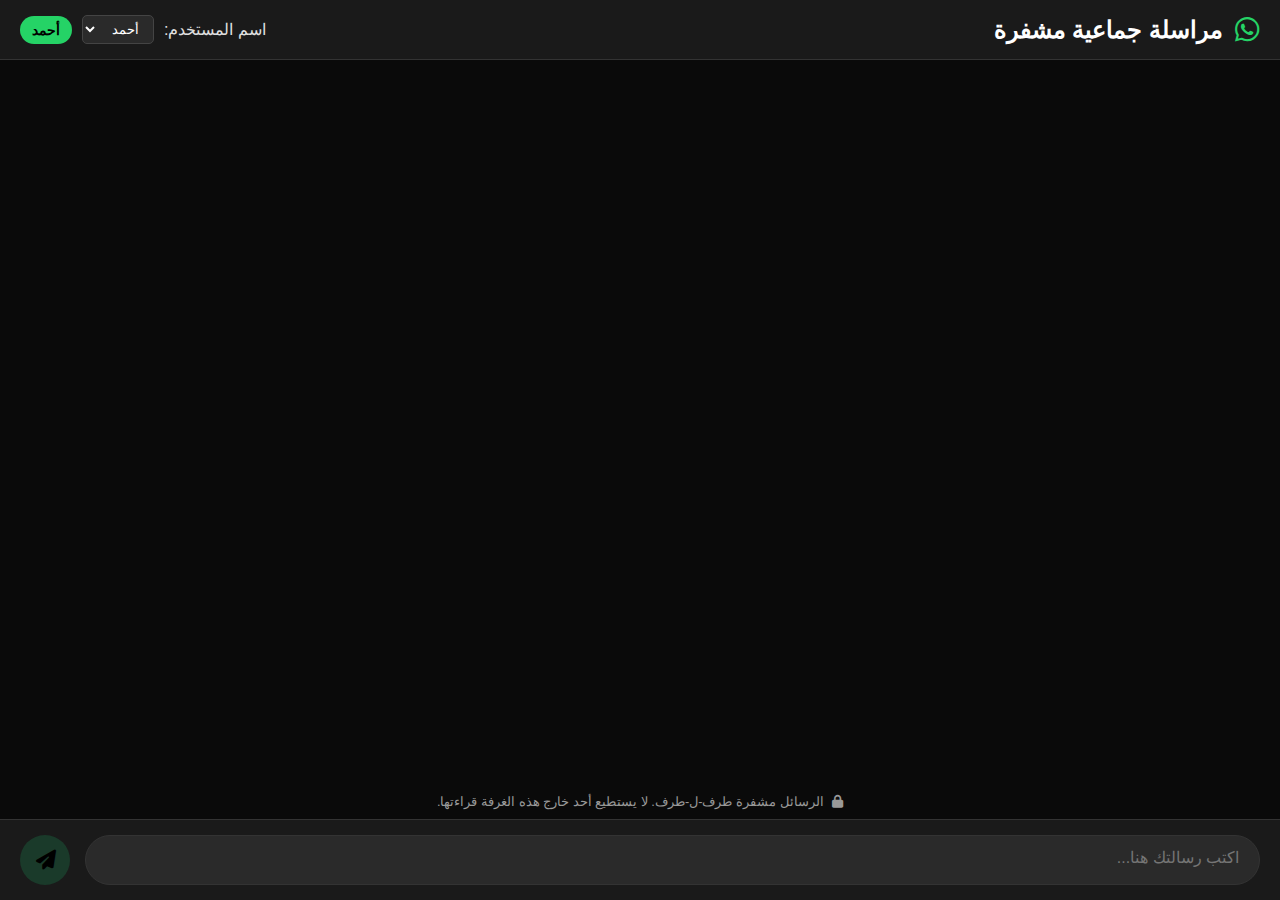
<file: index.html>
<!DOCTYPE html>
<html lang="ar" dir="rtl">
<head>
    <meta charset="UTF-8">
    <meta name="viewport" content="width=device-width, initial-scale=1.0">
    <title>مراسلة جماعية مشفرة</title>
    <link rel="stylesheet" href="https://cdnjs.cloudflare.com/ajax/libs/font-awesome/6.4.0/css/all.min.css">
    <style>
        * {
            margin: 0;
            padding: 0;
            box-sizing: border-box;
            font-family: 'Segoe UI', Tahoma, Geneva, Verdana, sans-serif;
        }
        
        body {
            background-color: #0a0a0a;
            color: #e0e0e0;
            height: 100vh;
            display: flex;
            flex-direction: column;
        }
        
        .app-container {
            display: flex;
            flex-direction: column;
            height: 100vh;
            max-width: 100%;
        }
        
        header {
            background-color: #1a1a1a;
            padding: 15px 20px;
            border-bottom: 1px solid #333;
            display: flex;
            justify-content: space-between;
            align-items: center;
        }
        
        .logo {
            display: flex;
            align-items: center;
            gap: 12px;
        }
        
        .logo i {
            color: #25d366;
            font-size: 28px;
        }
        
        .logo h1 {
            color: #fff;
            font-size: 1.5rem;
            font-weight: 600;
        }
        
        .user-info {
            display: flex;
            align-items: center;
            gap: 10px;
        }
        
        .user-name {
            background-color: #25d366;
            color: #000;
            padding: 6px 12px;
            border-radius: 20px;
            font-weight: 600;
            font-size: 0.9rem;
        }
        
        .messages-container {
            flex: 1;
            overflow-y: auto;
            padding: 20px;
            display: flex;
            flex-direction: column;
            gap: 15px;
            background-color: #0a0a0a;
        }
        
        .message {
            max-width: 70%;
            padding: 12px 18px;
            border-radius: 18px;
            position: relative;
            word-wrap: break-word;
            line-height: 1.5;
            animation: fadeIn 0.3s ease;
        }
        
        @keyframes fadeIn {
            from { opacity: 0; transform: translateY(10px); }
            to { opacity: 1; transform: translateY(0); }
        }
        
        .my-message {
            background-color: #005c4b;
            align-self: flex-end;
            border-bottom-right-radius: 5px;
            color: #fff;
        }
        
        .other-message {
            background-color: #1f2c34;
            align-self: flex-start;
            border-bottom-left-radius: 5px;
            color: #e7e7e7;
        }
        
        .message-info {
            display: flex;
            justify-content: space-between;
            margin-top: 5px;
            font-size: 0.75rem;
            opacity: 0.8;
        }
        
        .message-time {
            direction: ltr;
        }
        
        .encrypted-note {
            text-align: center;
            margin: 10px 0;
            font-size: 0.8rem;
            color: #999;
        }
        
        .encrypted-note i {
            margin-left: 5px;
        }
        
        .input-container {
            background-color: #1a1a1a;
            padding: 15px 20px;
            display: flex;
            gap: 15px;
            border-top: 1px solid #333;
        }
        
        .message-input {
            flex: 1;
            background-color: #2a2a2a;
            border: 1px solid #333;
            border-radius: 25px;
            padding: 12px 20px;
            color: #fff;
            font-size: 1rem;
            outline: none;
            resize: none;
            max-height: 120px;
        }
        
        .message-input:focus {
            border-color: #25d366;
        }
        
        .send-button {
            background-color: #25d366;
            color: #000;
            border: none;
            border-radius: 50%;
            width: 50px;
            height: 50px;
            display: flex;
            align-items: center;
            justify-content: center;
            cursor: pointer;
            transition: all 0.2s;
        }
        
        .send-button:hover {
            background-color: #1da851;
            transform: scale(1.05);
        }
        
        .send-button:disabled {
            background-color: #1a3a2a;
            cursor: not-allowed;
            transform: none;
        }
        
        .send-button i {
            font-size: 20px;
            margin-left: 2px;
        }
        
        .welcome-message {
            text-align: center;
            margin: 20px 0;
            color: #888;
            font-size: 0.9rem;
        }
        
        .no-messages {
            text-align: center;
            color: #666;
            margin-top: 40px;
            font-size: 1rem;
        }
        
        .user-select {
            display: flex;
            align-items: center;
            gap: 10px;
        }
        
        select {
            background-color: #2a2a2a;
            color: #fff;
            border: 1px solid #444;
            border-radius: 5px;
            padding: 5px 10px;
            outline: none;
        }
        
        /* التمرير */
        .messages-container::-webkit-scrollbar {
            width: 8px;
        }
        
        .messages-container::-webkit-scrollbar-track {
            background: #1a1a1a;
        }
        
        .messages-container::-webkit-scrollbar-thumb {
            background: #333;
            border-radius: 4px;
        }
        
        /* التكيف مع الهواتف */
        @media (max-width: 768px) {
            header {
                padding: 12px 15px;
            }
            
            .logo h1 {
                font-size: 1.3rem;
            }
            
            .messages-container {
                padding: 15px;
            }
            
            .message {
                max-width: 85%;
            }
            
            .input-container {
                padding: 12px 15px;
            }
        }
        
        @media (max-width: 480px) {
            .logo h1 {
                font-size: 1.1rem;
            }
            
            .user-name {
                font-size: 0.8rem;
                padding: 5px 10px;
            }
            
            .message {
                max-width: 90%;
                padding: 10px 15px;
            }
            
            .send-button {
                width: 45px;
                height: 45px;
            }
        }
    </style>
</head>
<body>
    <div class="app-container">
        <header>
            <div class="logo">
                <i class="fab fa-whatsapp"></i>
                <h1>مراسلة جماعية مشفرة</h1>
            </div>
            <div class="user-info">
                <div class="user-select">
                    <span>اسم المستخدم:</span>
                    <select id="userSelect">
                        <option value="أحمد">أحمد</option>
                        <option value="سارة">سارة</option>
                        <option value="محمد">محمد</option>
                        <option value="ليلى">ليلى</option>
                        <option value="عمر">عمر</option>
                        <option value="نور">نور</option>
                    </select>
                </div>
                <div class="user-name" id="currentUser">أحمد</div>
            </div>
        </header>
        
        <div class="messages-container" id="messagesContainer">
            <div class="welcome-message">
                <p>مرحبًا! هذه غرفة دردشة مشفرة. جميع الرسائل مشفرة طرف-ل-طرف.</p>
                <p>اختر اسم مستخدم وابدأ المحادثة.</p>
            </div>
            
            <div class="no-messages" id="noMessages">لا توجد رسائل بعد. كن أول من يرسل رسالة!</div>
            
            <!-- سيتم إضافة الرسائل هنا ديناميكيًا -->
        </div>
        
        <div class="encrypted-note">
            <i class="fas fa-lock"></i> الرسائل مشفرة طرف-ل-طرف. لا يستطيع أحد خارج هذه الغرفة قراءتها.
        </div>
        
        <div class="input-container">
            <textarea 
                class="message-input" 
                id="messageInput" 
                placeholder="اكتب رسالتك هنا..." 
                rows="1"
            ></textarea>
            <button class="send-button" id="sendButton">
                <i class="fas fa-paper-plane"></i>
            </button>
        </div>
    </div>

    <script>
        // توليد معرف فريد للمستخدم عند الدخول
        let userId = localStorage.getItem('chatUserId');
        if (!userId) {
            userId = 'user_' + Math.random().toString(36).substring(2, 15);
            localStorage.setItem('chatUserId', userId);
        }
        
        // الحصول على العناصر من DOM
        const messagesContainer = document.getElementById('messagesContainer');
        const messageInput = document.getElementById('messageInput');
        const sendButton = document.getElementById('sendButton');
        const userSelect = document.getElementById('userSelect');
        const currentUserElement = document.getElementById('currentUser');
        const noMessagesElement = document.getElementById('noMessages');
        
        // اسم المستخدم الحالي
        let currentUser = userSelect.value;
        currentUserElement.textContent = currentUser;
        
        // رسائل وهمية للبدء (في تطبيق حقيقي، سيتم جلبها من قاعدة بيانات)
        let messages = [];
        
        // استخدم localStorage لتخزين الرسائل (بديل مؤقت لقاعدة بيانات)
        function loadMessages() {
            const savedMessages = localStorage.getItem('encryptedChatMessages');
            if (savedMessages) {
                try {
                    // فك التشفير (في تطبيق حقيقي، سيتم فك التشفير بمفتاح خاص)
                    messages = JSON.parse(savedMessages);
                } catch (e) {
                    messages = [];
                }
            }
            
            updateMessagesDisplay();
        }
        
        // حفظ الرسائل في localStorage
        function saveMessages() {
            // تشفير (في تطبيق حقيقي، سيتم تشفير الرسائل بمفتاح عام)
            localStorage.setItem('encryptedChatMessages', JSON.stringify(messages));
        }
        
        // تحديث عرض الرسائل
        function updateMessagesDisplay() {
            messagesContainer.innerHTML = '';
            
            if (messages.length === 0) {
                noMessagesElement.style.display = 'block';
                return;
            }
            
            noMessagesElement.style.display = 'none';
            
            // إضافة رسالة ترحيبية
            const welcomeMsg = document.createElement('div');
            welcomeMsg.className = 'welcome-message';
            welcomeMsg.innerHTML = `
                <p>مرحبًا! هذه غرفة دردشة مشفرة. جميع الرسائل مشفرة طرف-ل-طرف.</p>
                <p>اختر اسم مستخدم وابدأ المحادثة.</p>
            `;
            messagesContainer.appendChild(welcomeMsg);
            
            // عرض جميع الرسائل
            messages.forEach((msg, index) => {
                const messageElement = document.createElement('div');
                
                // تحديد إذا كانت الرسالة للمستخدم الحالي أم لا
                const isMyMessage = msg.userId === userId;
                
                messageElement.className = `message ${isMyMessage ? 'my-message' : 'other-message'}`;
                
                // تنسيق الوقت
                const time = new Date(msg.timestamp);
                const timeString = time.toLocaleTimeString('ar-EG', { 
                    hour: '2-digit', 
                    minute: '2-digit' 
                });
                
                // في تطبيق حقيقي، سيتم فك تشفير msg.content بمفتاح خاص
                messageElement.innerHTML = `
                    <div class="message-text">${msg.content}</div>
                    <div class="message-info">
                        <span>${msg.userName}</span>
                        <span class="message-time">${timeString}</span>
                    </div>
                `;
                
                messagesContainer.appendChild(messageElement);
            });
            
            // التمرير للأسفل لرؤية أحدث الرسائل
            messagesContainer.scrollTop = messagesContainer.scrollHeight;
        }
        
        // إرسال رسالة جديدة
        function sendMessage() {
            const content = messageInput.value.trim();
            
            if (content === '') return;
            
            // إنشاء كائن الرسالة
            const newMessage = {
                id: 'msg_' + Date.now() + '_' + Math.random().toString(36).substring(2, 9),
                content: content,
                userName: currentUser,
                userId: userId,
                timestamp: new Date().toISOString()
            };
            
            // إضافة الرسالة للقائمة
            messages.push(newMessage);
            
            // حفظ الرسائل
            saveMessages();
            
            // تحديث العرض
            updateMessagesDisplay();
            
            // مسح حقل الإدخال
            messageInput.value = '';
            
            // إعادة ضبط ارتفاع حقل الإدخال
            messageInput.style.height = 'auto';
        }
        
        // تغيير اسم المستخدم
        userSelect.addEventListener('change', function() {
            currentUser = this.value;
            currentUserElement.textContent = currentUser;
        });
        
        // إرسال الرسالة عند النقر على الزر
        sendButton.addEventListener('click', sendMessage);
        
        // إرسال الرسالة عند الضغط على Enter (ولكن Shift+Enter لسطر جديد)
        messageInput.addEventListener('keydown', function(e) {
            if (e.key === 'Enter' && !e.shiftKey) {
                e.preventDefault();
                sendMessage();
            }
            
            // تعديل ارتفاع حقل الإدخال تلقائيًا
            this.style.height = 'auto';
            this.style.height = (this.scrollHeight) + 'px';
        });
        
        // تعطيل زر الإرسال إذا كان حقل الإدخال فارغًا
        messageInput.addEventListener('input', function() {
            sendButton.disabled = this.value.trim() === '';
        });
        
        // تحديث حالة زر الإرسال عند التحميل
        sendButton.disabled = true;
        
        // تحديث تلقائي للرسائل كل 3 ثواني (محاكاة للدردشة في الوقت الحقيقي)
        setInterval(loadMessages, 3000);
        
        // تحميل الرسائل عند بدء التطبيق
        loadMessages();
        
        // محاكاة رسائل من مستخدمين آخرين (للتجربة فقط)
        function simulateOtherUsers() {
            // فقط إذا كان هناك أقل من 5 رسائل
            if (messages.length < 5) {
                const otherUsers = ['سارة', 'محمد', 'ليلى', 'عمر', 'نور'];
                const randomUser = otherUsers[Math.floor(Math.random() * otherUsers.length)];
                
                const greetings = [
                    'مرحبًا بالجميع!',
                    'كيف حالكم؟',
                    'هل يعمل التشفير بشكل جيد؟',
                    'هذه تجربة رائعة للدردشة المشفرة',
                    'أتمنى لكم جميعًا يومًا سعيدًا',
                    'ما الجديد؟',
                    'شكرًا على هذه الغرفة المشفرة',
                    'هل يمكن لأحد أن يشرح كيف يعمل التشفير؟'
                ];
                
                const randomGreeting = greetings[Math.floor(Math.random() * greetings.length)];
                
                // لا تضف رسائل وهمية إذا كان هناك نشاط حديث
                const lastMessageTime = messages.length > 0 ? 
                    new Date(messages[messages.length - 1].timestamp) : new Date(0);
                const timeSinceLastMessage = new Date() - lastMessageTime;
                
                // فقط أضف رسالة وهمية إذا لم يكن هناك نشاط في آخر 30 ثانية
                if (timeSinceLastMessage > 30000) {
                    const simulatedMessage = {
                        id: 'msg_' + Date.now() + '_' + Math.random().toString(36).substring(2, 9),
                        content: randomGreeting,
                        userName: randomUser,
                        userId: 'simulated_' + randomUser,
                        timestamp: new Date().toISOString()
                    };
                    
                    messages.push(simulatedMessage);
                    saveMessages();
                    updateMessagesDisplay();
                }
            }
        }
        
        // محاكاة رسائل أخرى كل 60 ثانية
        setInterval(simulateOtherUsers, 60000);
    </script>
</body>
</html>
</file>
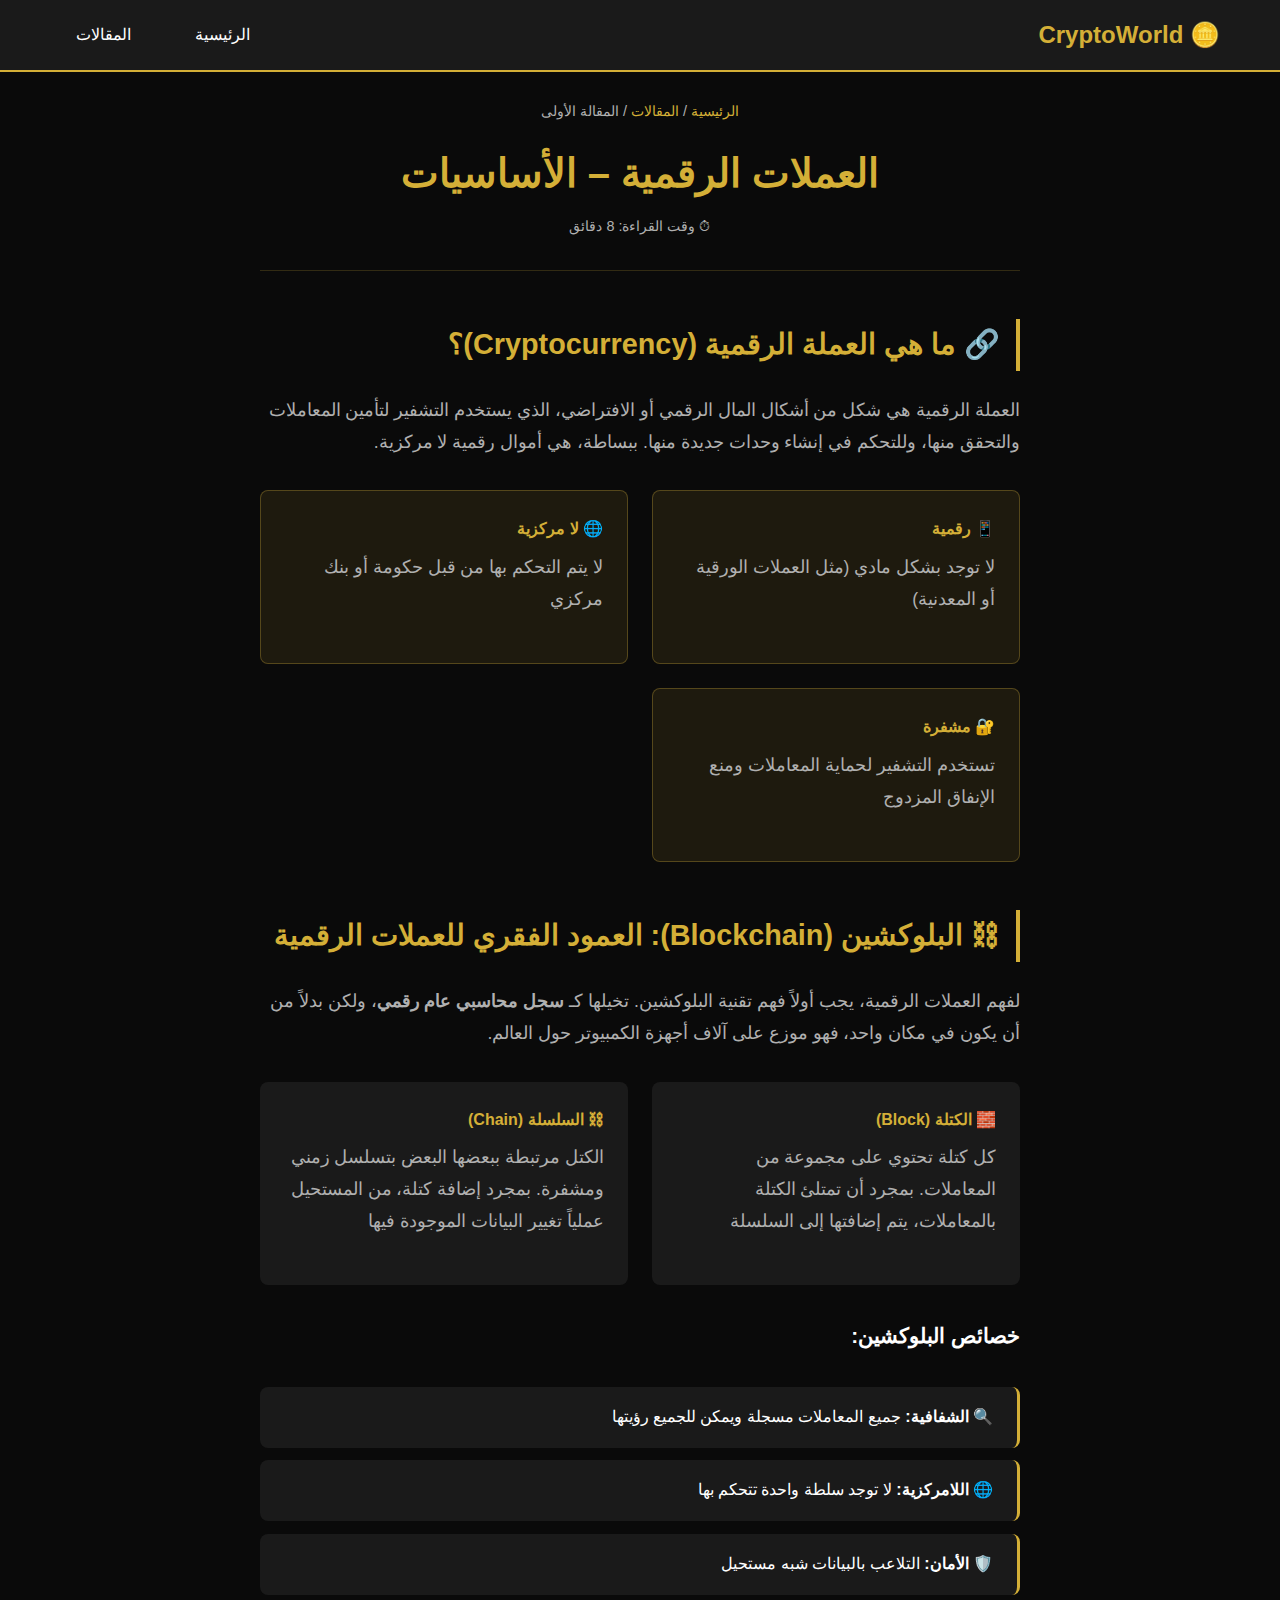
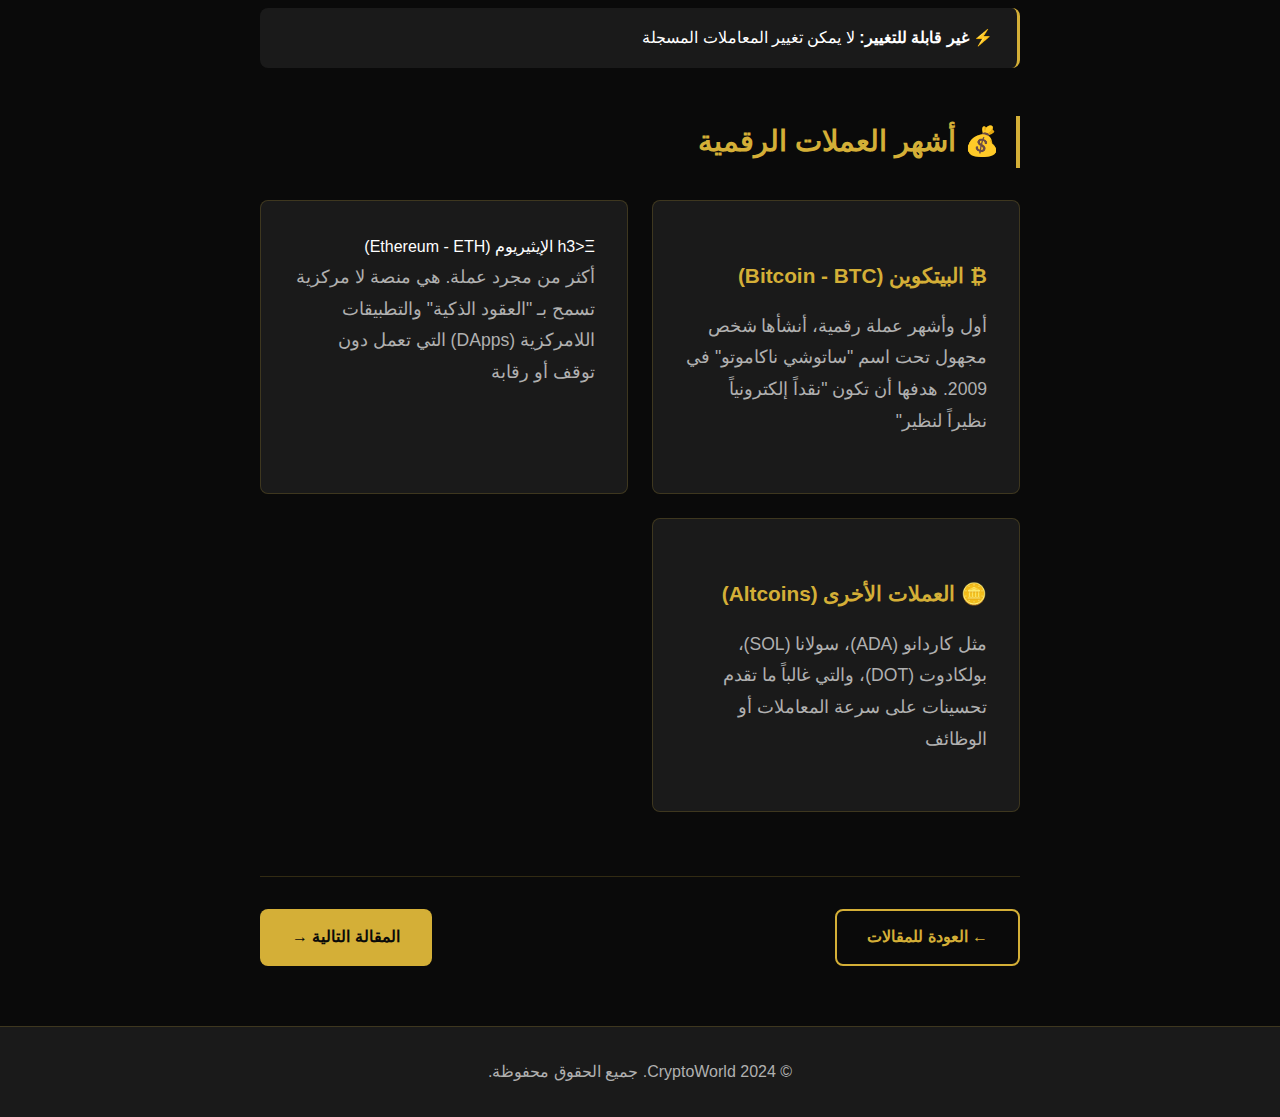
<file: article1.html>
<!DOCTYPE html>
<html lang="ar" dir="rtl">
<head>
    <meta charset="UTF-8">
    <meta name="viewport" content="width=device-width, initial-scale=1.0">
    <title>العملات الرقمية – الأساسيات | CryptoWorld</title>
    <link rel="stylesheet" href="css/style.css">
</head>
<body>
    <header>
        <nav class="navbar">
            <div class="nav-container">
                <h1 class="nav-logo">🪙 CryptoWorld</h1>
                <ul class="nav-menu">
                    <li class="nav-item">
                        <a href="index.html" class="nav-link">الرئيسية</a>
                    </li>
                    <li class="nav-item">
                        <a href="articles.html" class="nav-link">المقالات</a>
                    </li>
                </ul>
            </div>
        </nav>
    </header>

    <main class="article-main">
        <article class="article-content">
            <div class="container">
                <header class="article-header">
                    <nav class="article-breadcrumb">
                        <a href="index.html">الرئيسية</a> / 
                        <a href="articles.html">المقالات</a> / 
                        <span>المقالة الأولى</span>
                    </nav>
                    <h1>العملات الرقمية – الأساسيات</h1>
                    <div class="article-meta">
                        <span class="reading-time">⏱ وقت القراءة: 8 دقائق</span>
                    </div>
                </header>

                <div class="article-body">
                    <section class="article-section">
                        <h2>🔗 ما هي العملة الرقمية (Cryptocurrency)؟</h2>
                        <p>العملة الرقمية هي شكل من أشكال المال الرقمي أو الافتراضي، الذي يستخدم التشفير لتأمين المعاملات والتحقق منها، وللتحكم في إنشاء وحدات جديدة منها. ببساطة، هي أموال رقمية لا مركزية.</p>
                        
                        <div class="key-points">
                            <div class="point">
                                <h4>📱 رقمية</h4>
                                <p>لا توجد بشكل مادي (مثل العملات الورقية أو المعدنية)</p>
                            </div>
                            <div class="point">
                                <h4>🌐 لا مركزية</h4>
                                <p>لا يتم التحكم بها من قبل حكومة أو بنك مركزي</p>
                            </div>
                            <div class="point">
                                <h4>🔐 مشفرة</h4>
                                <p>تستخدم التشفير لحماية المعاملات ومنع الإنفاق المزدوج</p>
                            </div>
                        </div>
                    </section>

                    <section class="article-section">
                        <h2>⛓ البلوكشين (Blockchain): العمود الفقري للعملات الرقمية</h2>
                        <p>لفهم العملات الرقمية، يجب أولاً فهم تقنية البلوكشين. تخيلها كـ <strong>سجل محاسبي عام رقمي</strong>، ولكن بدلاً من أن يكون في مكان واحد، فهو موزع على آلاف أجهزة الكمبيوتر حول العالم.</p>
                        
                        <div class="blockchain-explanation">
                            <div class="block-item">
                                <h4>🧱 الكتلة (Block)</h4>
                                <p>كل كتلة تحتوي على مجموعة من المعاملات. بمجرد أن تمتلئ الكتلة بالمعاملات، يتم إضافتها إلى السلسلة</p>
                            </div>
                            <div class="block-item">
                                <h4>⛓ السلسلة (Chain)</h4>
                                <p>الكتل مرتبطة ببعضها البعض بتسلسل زمني ومشفرة. بمجرد إضافة كتلة، من المستحيل عملياً تغيير البيانات الموجودة فيها</p>
                            </div>
                        </div>

                        <h3>خصائص البلوكشين:</h3>
                        <ul class="features-list">
                            <li>🔍 <strong>الشفافية:</strong> جميع المعاملات مسجلة ويمكن للجميع رؤيتها</li>
                            <li>🌐 <strong>اللامركزية:</strong> لا توجد سلطة واحدة تتحكم بها</li>
                            <li>🛡️ <strong>الأمان:</strong> التلاعب بالبيانات شبه مستحيل</li>
                            <li>⚡ <strong>غير قابلة للتغيير:</strong> لا يمكن تغيير المعاملات المسجلة</li>
                        </ul>
                    </section>

                    <section class="article-section">
                        <h2>💰 أشهر العملات الرقمية</h2>
                        
                        <div class="crypto-cards">
                            <div class="crypto-card">
                                <h3>₿ البيتكوين (Bitcoin - BTC)</h3>
                                <p>أول وأشهر عملة رقمية، أنشأها شخص مجهول تحت اسم "ساتوشي ناكاموتو" في 2009. هدفها أن تكون "نقداً إلكترونياً نظيراً لنظير"</p>
                            </div>
                            <div class="crypto-card">
                               h3>Ξ الإيثيريوم (Ethereum - ETH)</h3>
                                <p>أكثر من مجرد عملة. هي منصة لا مركزية تسمح بـ "العقود الذكية" والتطبيقات اللامركزية (DApps) التي تعمل دون توقف أو رقابة</p>
                            </div>
                            <div class="crypto-card">
                                <h3>🪙 العملات الأخرى (Altcoins)</h3>
                                <p>مثل كاردانو (ADA)، سولانا (SOL)، بولكادوت (DOT)، والتي غالباً ما تقدم تحسينات على سرعة المعاملات أو الوظائف</p>
                            </div>
                        </div>
                    </section>

                    <div class="article-navigation">
                        <a href="articles.html" class="btn btn-secondary">← العودة للمقالات</a>
                        <a href="article2.html" class="btn btn-primary">المقالة التالية →</a>
                    </div>
                </div>
            </div>
        </article>
    </main>

    <footer>
        <div class="container">
            <p>&copy; 2024 CryptoWorld. جميع الحقوق محفوظة.</p>
        </div>
    </footer>
</body>
</html>
</file>
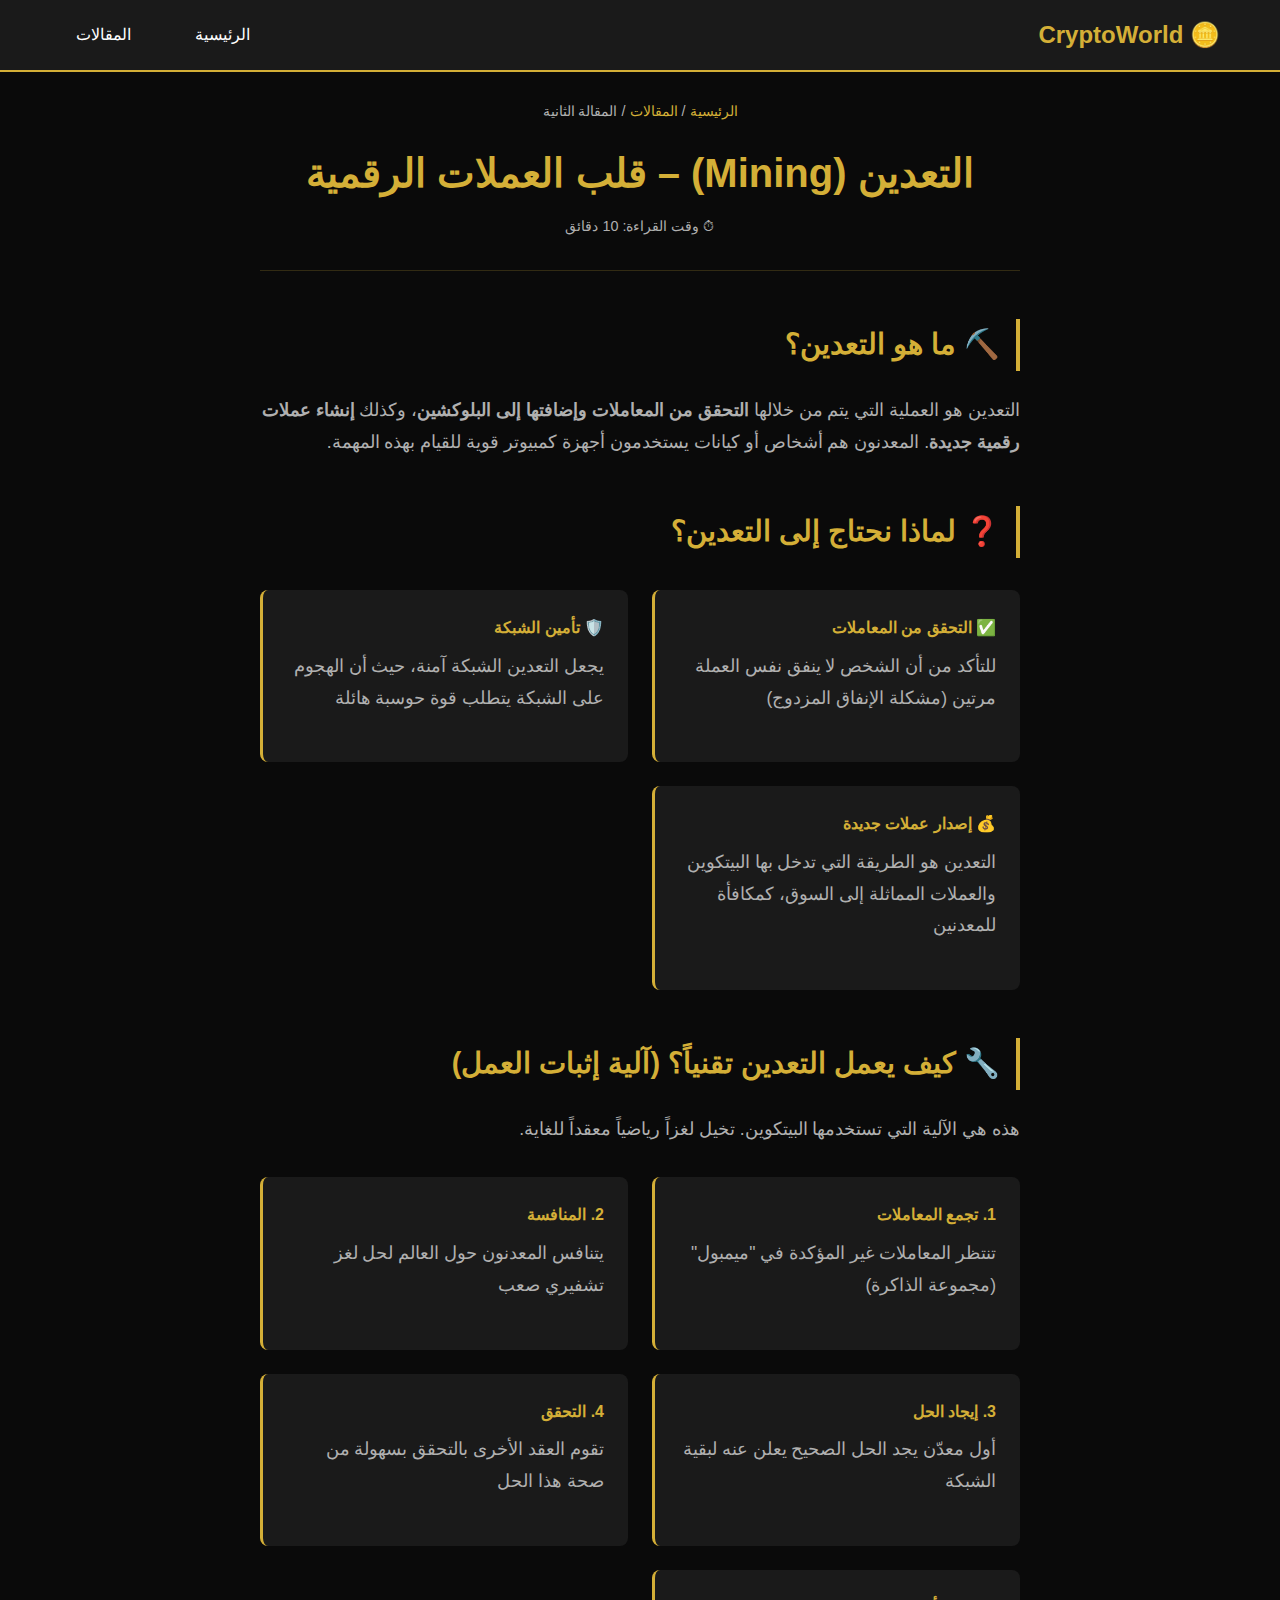
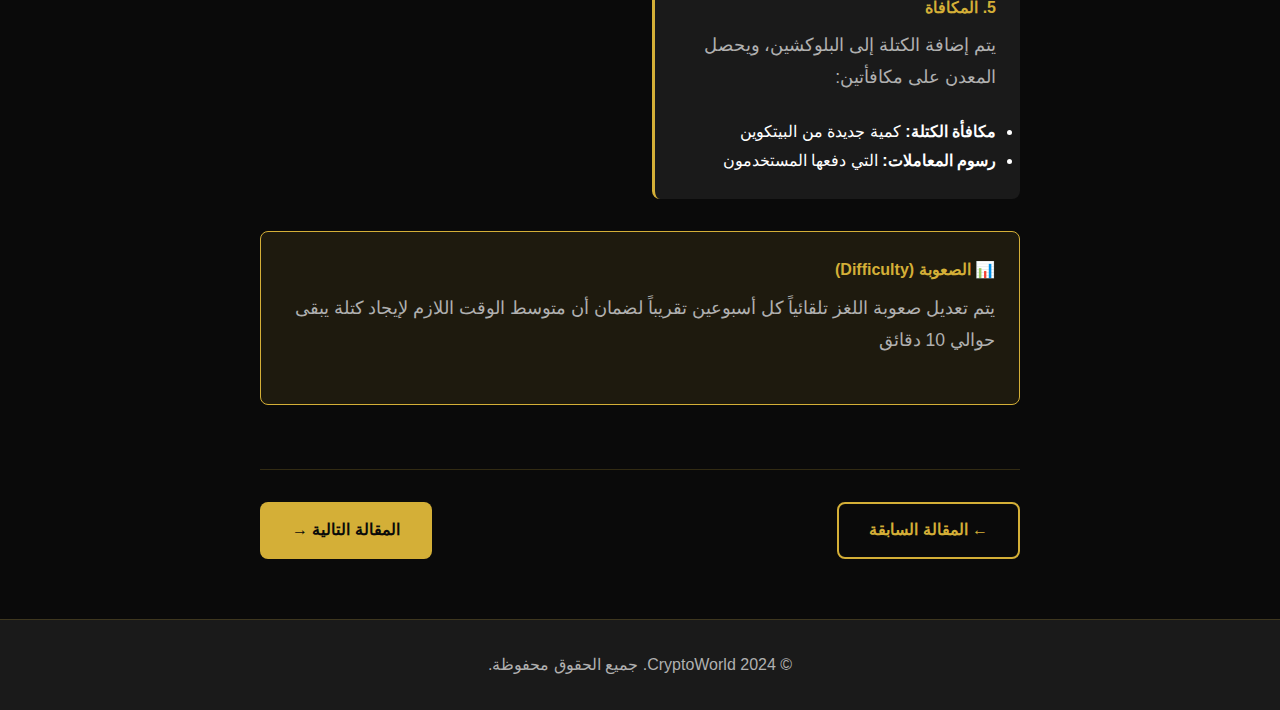
<file: article2.html>
<!DOCTYPE html>
<html lang="ar" dir="rtl">
<head>
    <meta charset="UTF-8">
    <meta name="viewport" content="width=device-width, initial-scale=1.0">
    <title>التعدين – قلب العملات الرقمية | CryptoWorld</title>
    <link rel="stylesheet" href="css/style.css">
</head>
<body>
    <header>
        <nav class="navbar">
            <div class="nav-container">
                <h1 class="nav-logo">🪙 CryptoWorld</h1>
                <ul class="nav-menu">
                    <li class="nav-item">
                        <a href="index.html" class="nav-link">الرئيسية</a>
                    </li>
                    <li class="nav-item">
                        <a href="articles.html" class="nav-link">المقالات</a>
                    </li>
                </ul>
            </div>
        </nav>
    </header>

    <main class="article-main">
        <article class="article-content">
            <div class="container">
                <header class="article-header">
                    <nav class="article-breadcrumb">
                        <a href="index.html">الرئيسية</a> / 
                        <a href="articles.html">المقالات</a> / 
                        <span>المقالة الثانية</span>
                    </nav>
                    <h1>التعدين (Mining) – قلب العملات الرقمية</h1>
                    <div class="article-meta">
                        <span class="reading-time">⏱ وقت القراءة: 10 دقائق</span>
                    </div>
                </header>

                <div class="article-body">
                    <section class="article-section">
                        <h2>⛏️ ما هو التعدين؟</h2>
                        <p>التعدين هو العملية التي يتم من خلالها <strong>التحقق من المعاملات وإضافتها إلى البلوكشين</strong>، وكذلك <strong>إنشاء عملات رقمية جديدة</strong>. المعدنون هم أشخاص أو كيانات يستخدمون أجهزة كمبيوتر قوية للقيام بهذه المهمة.</p>
                    </section>

                    <section class="article-section">
                        <h2>❓ لماذا نحتاج إلى التعدين؟</h2>
                        
                        <div class="mining-reasons">
                            <div class="reason">
                                <h4>✅ التحقق من المعاملات</h4>
                                <p>للتأكد من أن الشخص لا ينفق نفس العملة مرتين (مشكلة الإنفاق المزدوج)</p>
                            </div>
                            <div class="reason">
                                <h4>🛡️ تأمين الشبكة</h4>
                                <p>يجعل التعدين الشبكة آمنة، حيث أن الهجوم على الشبكة يتطلب قوة حوسبة هائلة</p>
                            </div>
                            <div class="reason">
                                <h4>💰 إصدار عملات جديدة</h4>
                                <p>التعدين هو الطريقة التي تدخل بها البيتكوين والعملات المماثلة إلى السوق، كمكافأة للمعدنين</p>
                            </div>
                        </div>
                    </section>

                    <section class="article-section">
                        <h2>🔧 كيف يعمل التعدين تقنياً؟ (آلية إثبات العمل)</h2>
                        <p>هذه هي الآلية التي تستخدمها البيتكوين. تخيل لغزاً رياضياً معقداً للغاية.</p>
                        
                        <div class="mining-steps">
                            <div class="step">
                                <h4>1. تجمع المعاملات</h4>
                                <p>تنتظر المعاملات غير المؤكدة في "ميمبول" (مجموعة الذاكرة)</p>
                            </div>
                            <div class="step">
                                <h4>2. المنافسة</h4>
                                <p>يتنافس المعدنون حول العالم لحل لغز تشفيري صعب</p>
                            </div>
                            <div class="step">
                                <h4>3. إيجاد الحل</h4>
                                <p>أول معدّن يجد الحل الصحيح يعلن عنه لبقية الشبكة</p>
                            </div>
                            <div class="step">
                                <h4>4. التحقق</h4>
                                <p>تقوم العقد الأخرى بالتحقق بسهولة من صحة هذا الحل</p>
                            </div>
                            <div class="step">
                                <h4>5. المكافأة</h4>
                                <p>يتم إضافة الكتلة إلى البلوكشين، ويحصل المعدن على مكافأتين:</p>
                                <ul>
                                    <li><strong>مكافأة الكتلة:</strong> كمية جديدة من البيتكوين</li>
                                    <li><strong>رسوم المعاملات:</strong> التي دفعها المستخدمون</li>
                                </ul>
                            </div>
                        </div>

                        <div class="important-note">
                            <h4>📊 الصعوبة (Difficulty)</h4>
                            <p>يتم تعديل صعوبة اللغز تلقائياً كل أسبوعين تقريباً لضمان أن متوسط الوقت اللازم لإيجاد كتلة يبقى حوالي 10 دقائق</p>
                        </div>
                    </section>

                    <div class="article-navigation">
                        <a href="article1.html" class="btn btn-secondary">← المقالة السابقة</a>
                        <a href="article3.html" class="btn btn-primary">المقالة التالية →</a>
                    </div>
                </div>
            </div>
        </article>
    </main>

    <footer>
        <div class="container">
            <p>&copy; 2024 CryptoWorld. جميع الحقوق محفوظة.</p>
        </div>
    </footer>
</body>
</html>
</file>
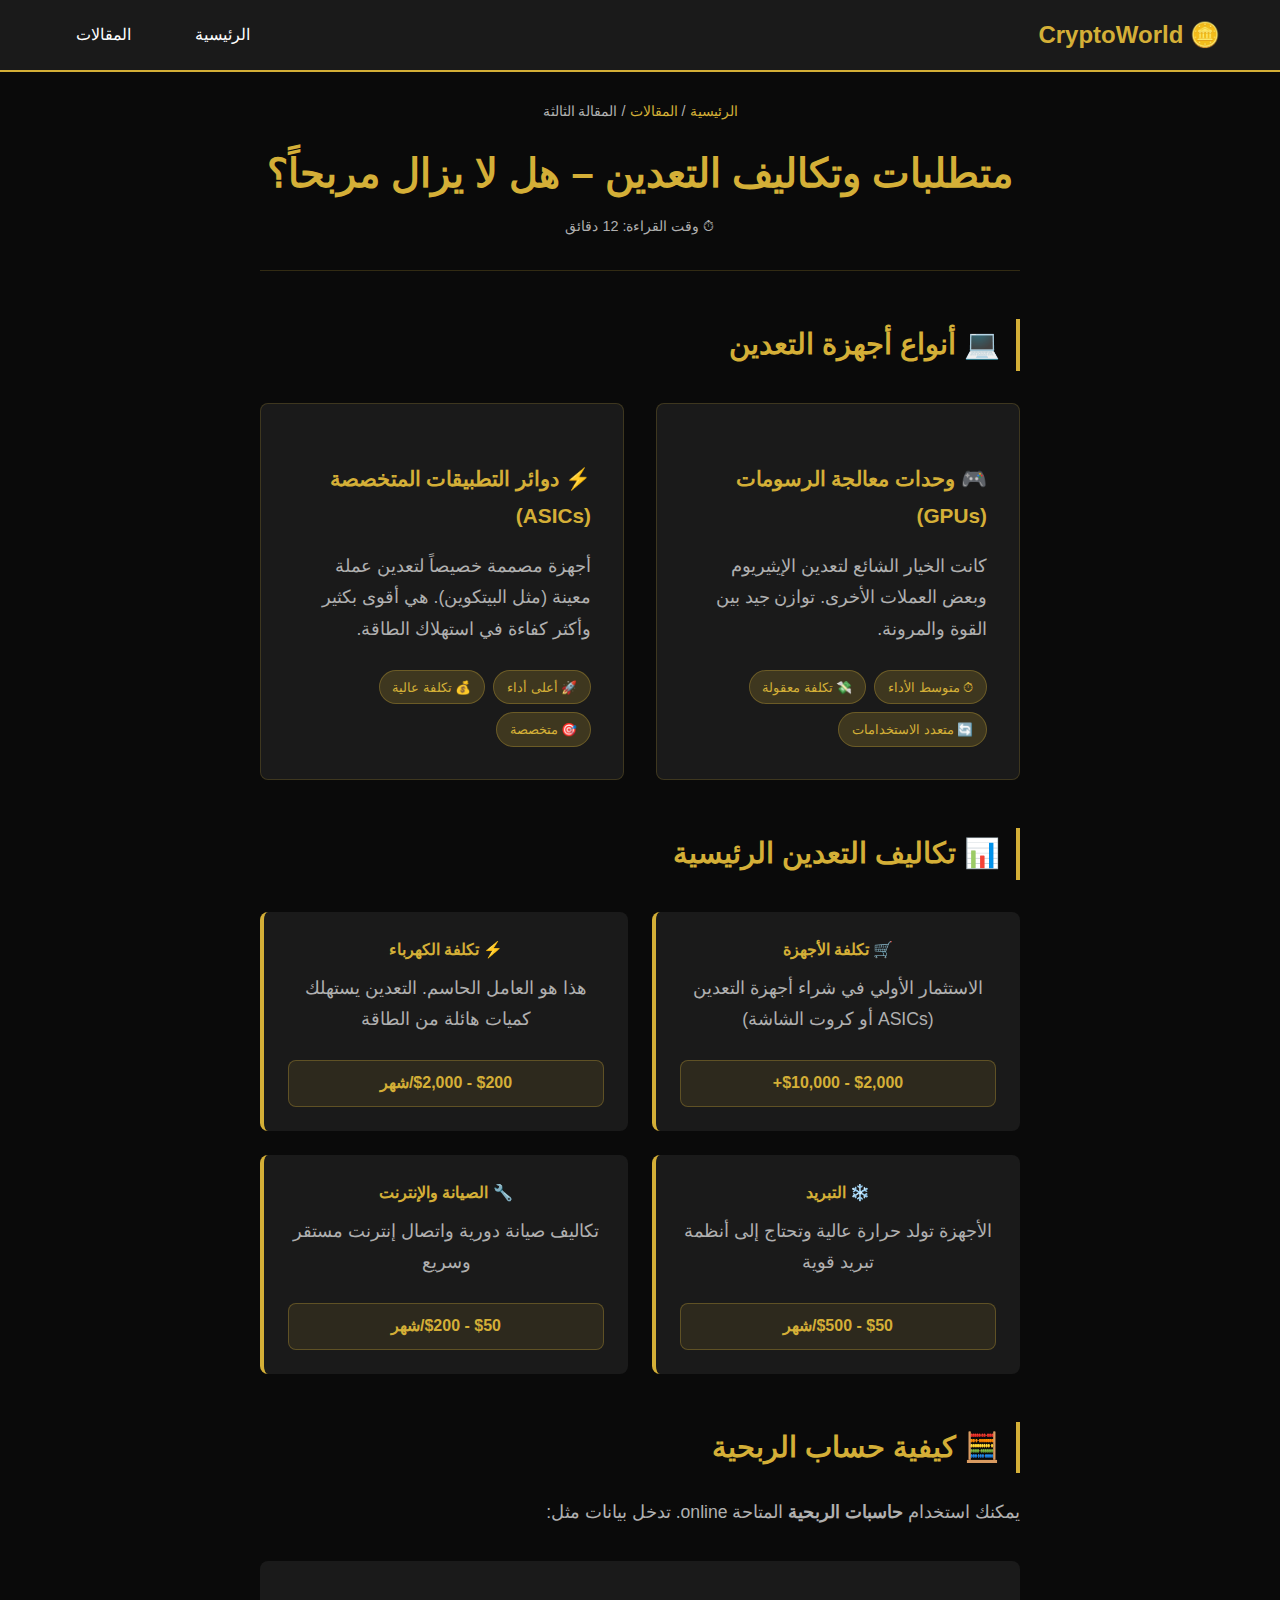
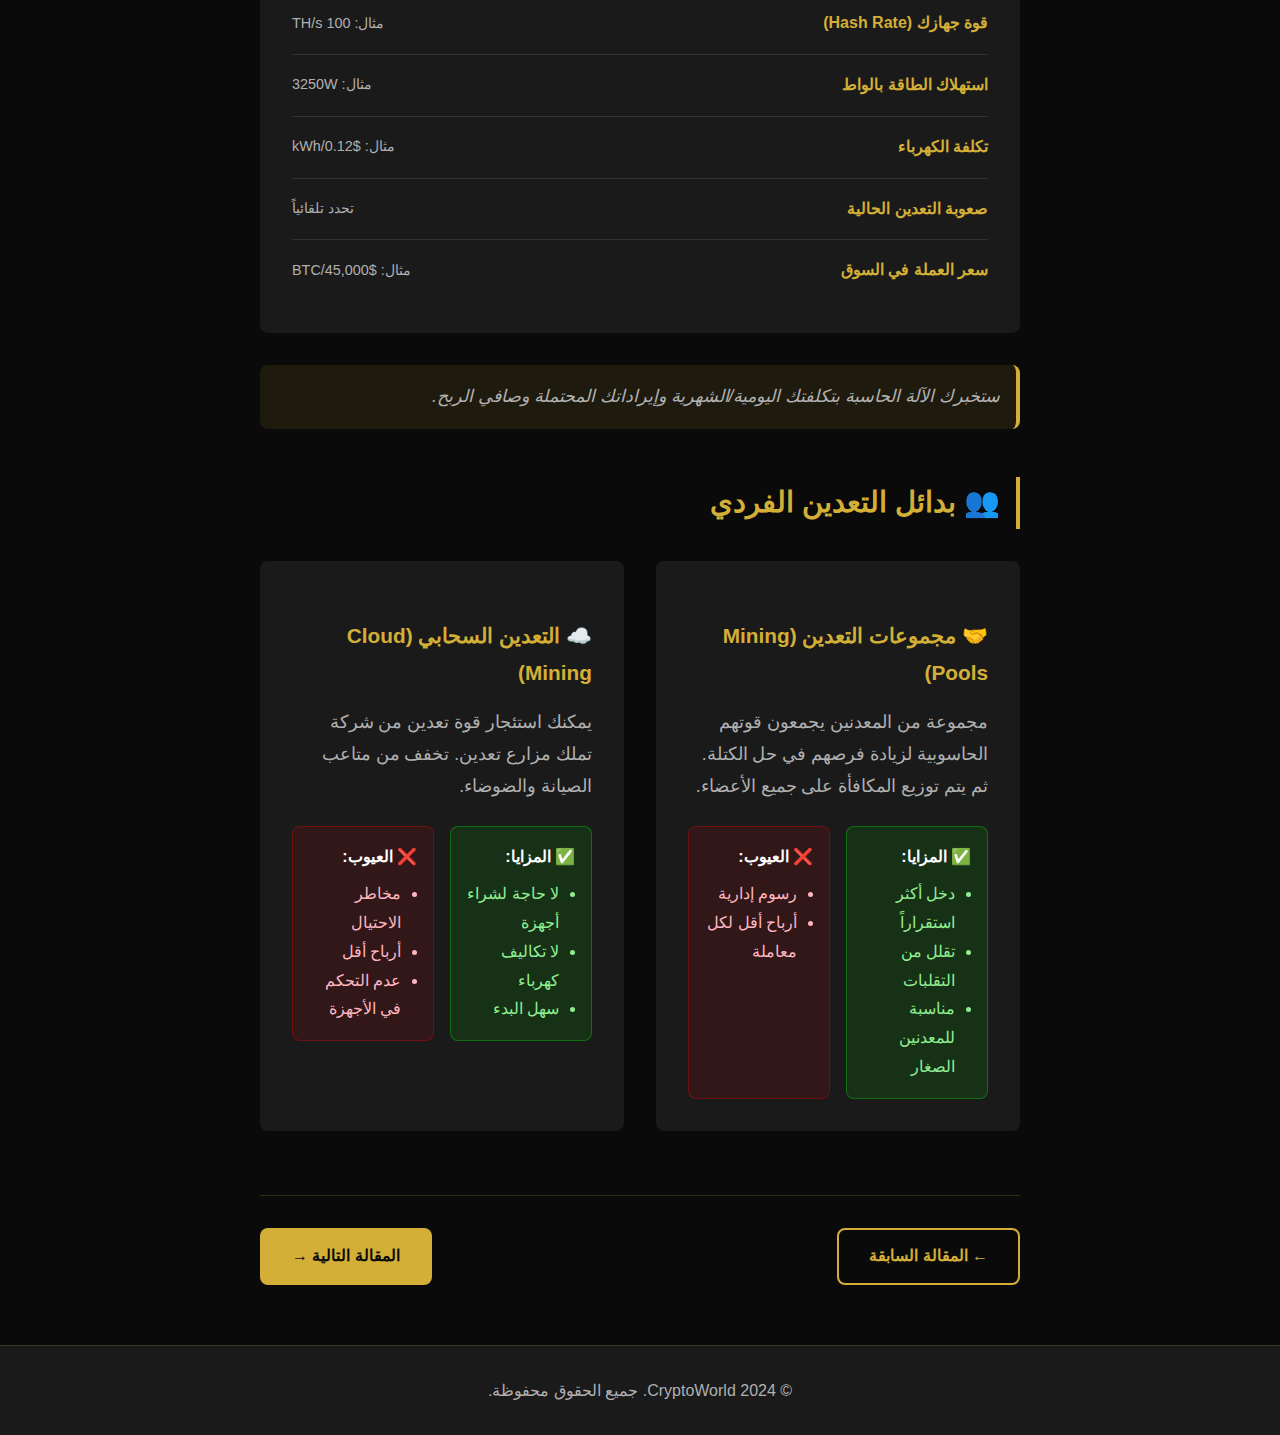
<file: article3.html>
<!DOCTYPE html>
<html lang="ar" dir="rtl">
<head>
    <meta charset="UTF-8">
    <meta name="viewport" content="width=device-width, initial-scale=1.0">
    <title>متطلبات وتكاليف التعدين | CryptoWorld</title>
    <link rel="stylesheet" href="css/style.css">
</head>
<body>
    <header>
        <nav class="navbar">
            <div class="nav-container">
                <h1 class="nav-logo">🪙 CryptoWorld</h1>
                <ul class="nav-menu">
                    <li class="nav-item">
                        <a href="index.html" class="nav-link">الرئيسية</a>
                    </li>
                    <li class="nav-item">
                        <a href="articles.html" class="nav-link">المقالات</a>
                    </li>
                </ul>
            </div>
        </nav>
    </header>

    <main class="article-main">
        <article class="article-content">
            <div class="container">
                <header class="article-header">
                    <nav class="article-breadcrumb">
                        <a href="index.html">الرئيسية</a> / 
                        <a href="articles.html">المقالات</a> / 
                        <span>المقالة الثالثة</span>
                    </nav>
                    <h1>متطلبات وتكاليف التعدين – هل لا يزال مربحاً؟</h1>
                    <div class="article-meta">
                        <span class="reading-time">⏱ وقت القراءة: 12 دقائق</span>
                    </div>
                </header>

                <div class="article-body">
                    <section class="article-section">
                        <h2>💻 أنواع أجهزة التعدين</h2>
                        
                        <div class="hardware-types">
                            <div class="hardware-card">
                                <h3>🎮 وحدات معالجة الرسومات (GPUs)</h3>
                                <p>كانت الخيار الشائع لتعدين الإيثيريوم وبعض العملات الأخرى. توازن جيد بين القوة والمرونة.</p>
                                <div class="specs">
                                    <span class="spec-tag">⏱ متوسط الأداء</span>
                                    <span class="spec-tag">💸 تكلفة معقولة</span>
                                    <span class="spec-tag">🔄 متعدد الاستخدامات</span>
                                </div>
                            </div>

                            <div class="hardware-card">
                                <h3>⚡ دوائر التطبيقات المتخصصة (ASICs)</h3>
                                <p>أجهزة مصممة خصيصاً لتعدين عملة معينة (مثل البيتكوين). هي أقوى بكثير وأكثر كفاءة في استهلاك الطاقة.</p>
                                <div class="specs">
                                    <span class="spec-tag">🚀 أعلى أداء</span>
                                    <span class="spec-tag">💰 تكلفة عالية</span>
                                    <span class="spec-tag">🎯 متخصصة</span>
                                </div>
                            </div>
                        </div>
                    </section>

                    <section class="article-section">
                        <h2>📊 تكاليف التعدين الرئيسية</h2>
                        
                        <div class="cost-breakdown">
                            <div class="cost-item">
                                <h4>🛒 تكلفة الأجهزة</h4>
                                <p>الاستثمار الأولي في شراء أجهزة التعدين (ASICs أو كروت الشاشة)</p>
                                <div class="cost-range">$2,000 - $10,000+</div>
                            </div>

                            <div class="cost-item">
                                <h4>⚡ تكلفة الكهرباء</h4>
                                <p>هذا هو العامل الحاسم. التعدين يستهلك كميات هائلة من الطاقة</p>
                                <div class="cost-range">$200 - $2,000/شهر</div>
                            </div>

                            <div class="cost-item">
                                <h4>❄️ التبريد</h4>
                                <p>الأجهزة تولد حرارة عالية وتحتاج إلى أنظمة تبريد قوية</p>
                                <div class="cost-range">$50 - $500/شهر</div>
                            </div>

                            <div class="cost-item">
                                <h4>🔧 الصيانة والإنترنت</h4>
                                <p>تكاليف صيانة دورية واتصال إنترنت مستقر وسريع</p>
                                <div class="cost-range">$50 - $200/شهر</div>
                            </div>
                        </div>
                    </section>

                    <section class="article-section">
                        <h2>🧮 كيفية حساب الربحية</h2>
                        <p>يمكنك استخدام <strong>حاسبات الربحية</strong> المتاحة online. تدخل بيانات مثل:</p>
                        
                        <div class="calculator-inputs">
                            <div class="input-group">
                                <span class="input-label">قوة جهازك (Hash Rate)</span>
                                <span class="input-example">مثال: 100 TH/s</span>
                            </div>
                            <div class="input-group">
                                <span class="input-label">استهلاك الطاقة بالواط</span>
                                <span class="input-example">مثال: 3250W</span>
                            </div>
                            <div class="input-group">
                                <span class="input-label">تكلفة الكهرباء</span>
                                <span class="input-example">مثال: $0.12/kWh</span>
                            </div>
                            <div class="input-group">
                                <span class="input-label">صعوبة التعدين الحالية</span>
                                <span class="input-example">تحدد تلقائياً</span>
                            </div>
                            <div class="input-group">
                                <span class="input-label">سعر العملة في السوق</span>
                                <span class="input-example">مثال: $45,000/BTC</span>
                            </div>
                        </div>

                        <p class="note">ستخبرك الآلة الحاسبة بتكلفتك اليومية/الشهرية وإيراداتك المحتملة وصافي الربح.</p>
                    </section>

                    <section class="article-section">
                        <h2>👥 بدائل التعدين الفردي</h2>
                        
                        <div class="mining-alternatives">
                            <div class="alternative">
                                <h3>🤝 مجموعات التعدين (Mining Pools)</h3>
                                <p>مجموعة من المعدنين يجمعون قوتهم الحاسوبية لزيادة فرصهم في حل الكتلة. ثم يتم توزيع المكافأة على جميع الأعضاء.</p>
                                <div class="pros-cons">
                                    <div class="pros">
                                        <h4>✅ المزايا:</h4>
                                        <ul>
                                            <li>دخل أكثر استقراراً</li>
                                            <li>تقلل من التقلبات</li>
                                            <li>مناسبة للمعدنين الصغار</li>
                                        </ul>
                                    </div>
                                    <div class="cons">
                                        <h4>❌ العيوب:</h4>
                                        <ul>
                                            <li>رسوم إدارية</li>
                                            <li>أرباح أقل لكل معاملة</li>
                                        </ul>
                                    </div>
                                </div>
                            </div>

                            <div class="alternative">
                                <h3>☁️ التعدين السحابي (Cloud Mining)</h3>
                                <p>يمكنك استئجار قوة تعدين من شركة تملك مزارع تعدين. تخفف من متاعب الصيانة والضوضاء.</p>
                                <div class="pros-cons">
                                    <div class="pros">
                                        <h4>✅ المزايا:</h4>
                                        <ul>
                                            <li>لا حاجة لشراء أجهزة</li>
                                            <li>لا تكاليف كهرباء</li>
                                            <li>سهل البدء</li>
                                        </ul>
                                    </div>
                                    <div class="cons">
                                        <h4>❌ العيوب:</h4>
                                        <ul>
                                            <li>مخاطر الاحتيال</li>
                                            <li>أرباح أقل</li>
                                            <li>عدم التحكم في الأجهزة</li>
                                        </ul>
                                    </div>
                                </div>
                            </div>
                        </div>
                    </section>

                    <div class="article-navigation">
                        <a href="article2.html" class="btn btn-secondary">← المقالة السابقة</a>
                        <a href="article4.html" class="btn btn-primary">المقالة التالية →</a>
                    </div>
                </div>
            </div>
        </article>
    </main>

    <footer>
        <div class="container">
            <p>&copy; 2024 CryptoWorld. جميع الحقوق محفوظة.</p>
        </div>
    </footer>
</body>
</html>
</file>
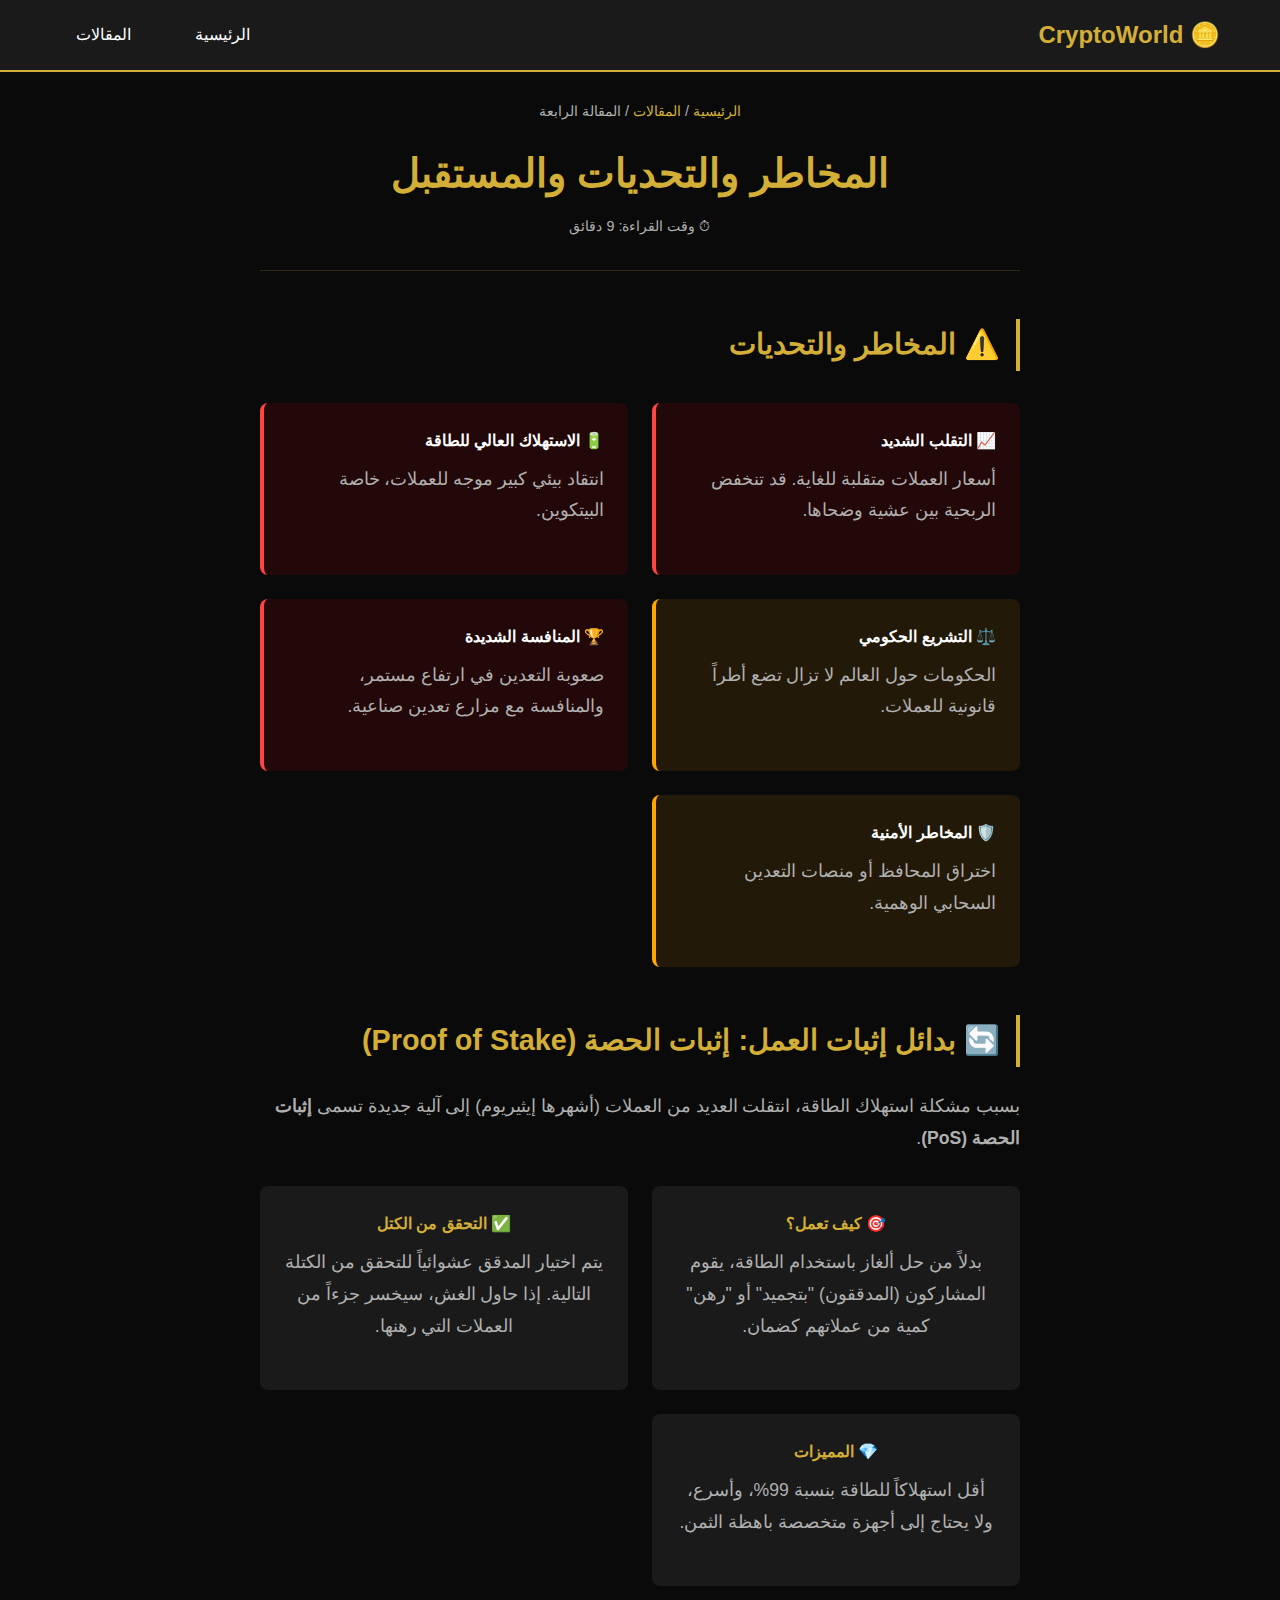
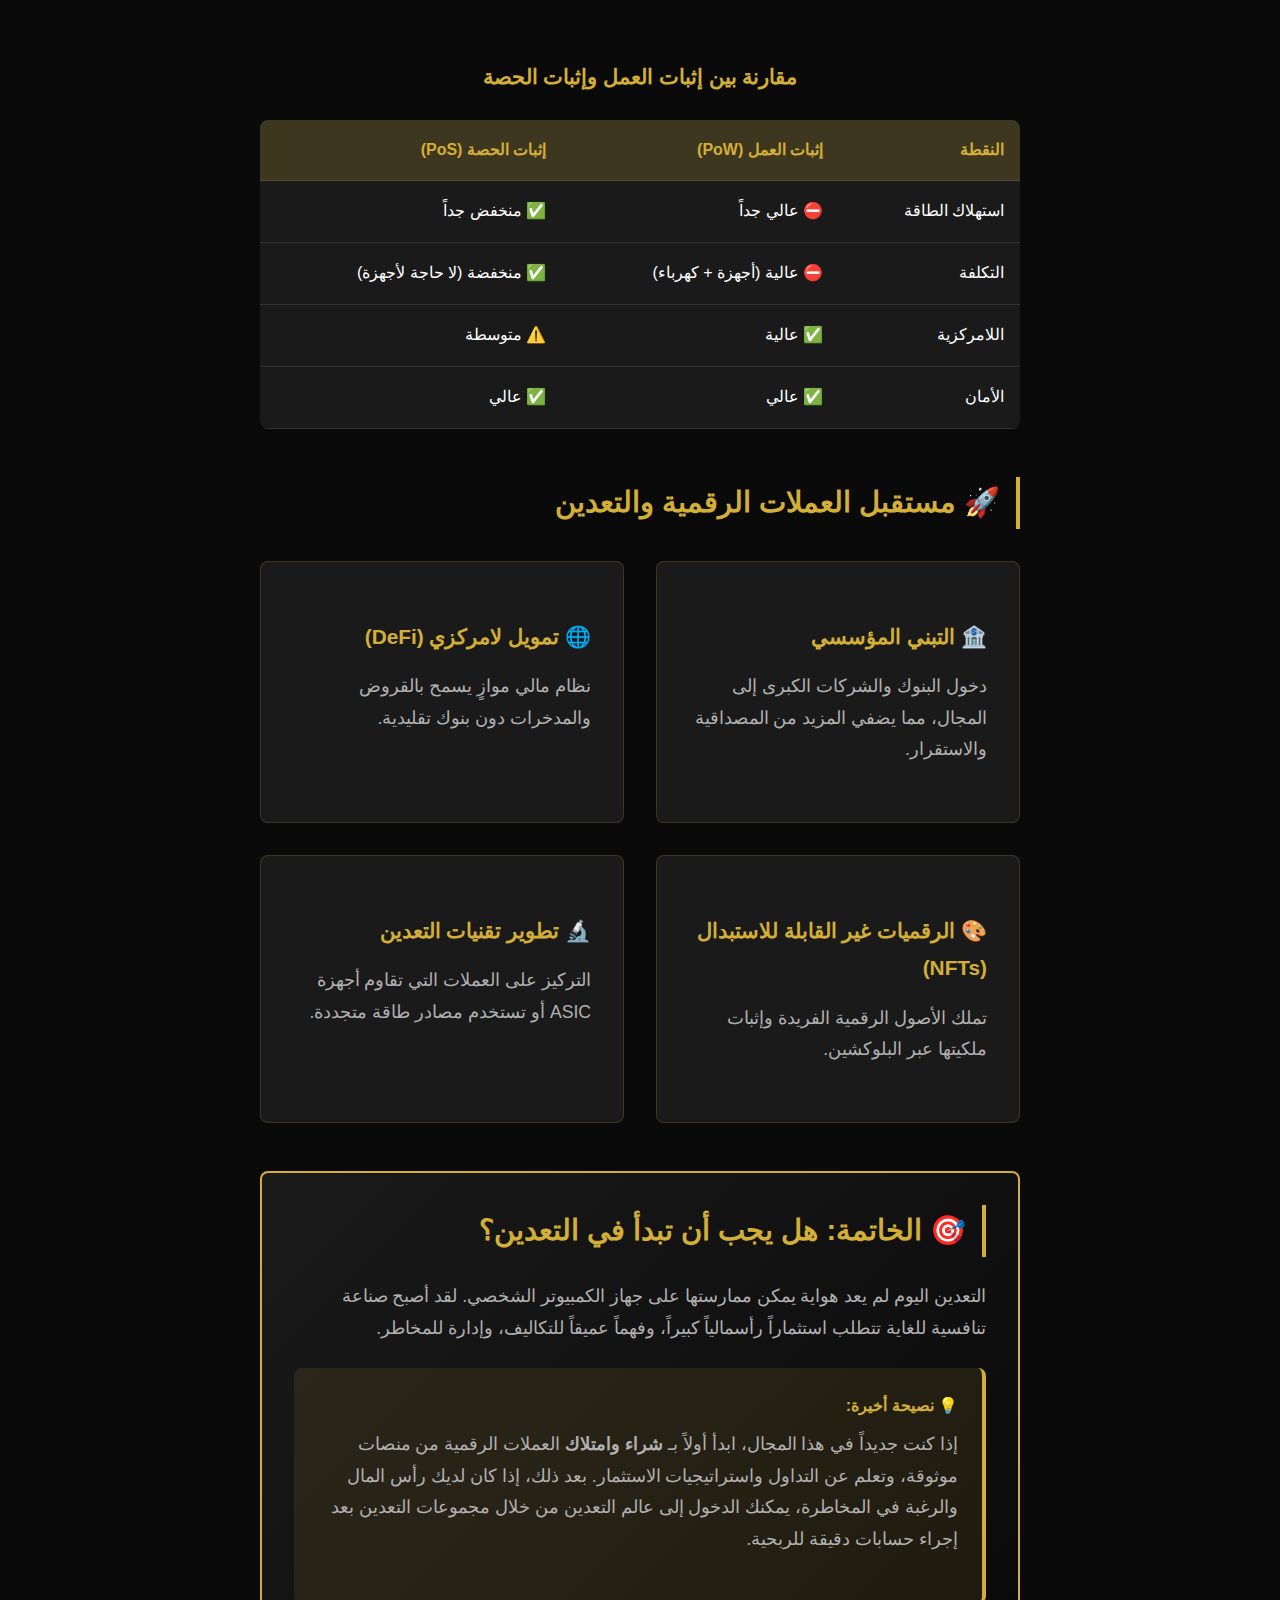
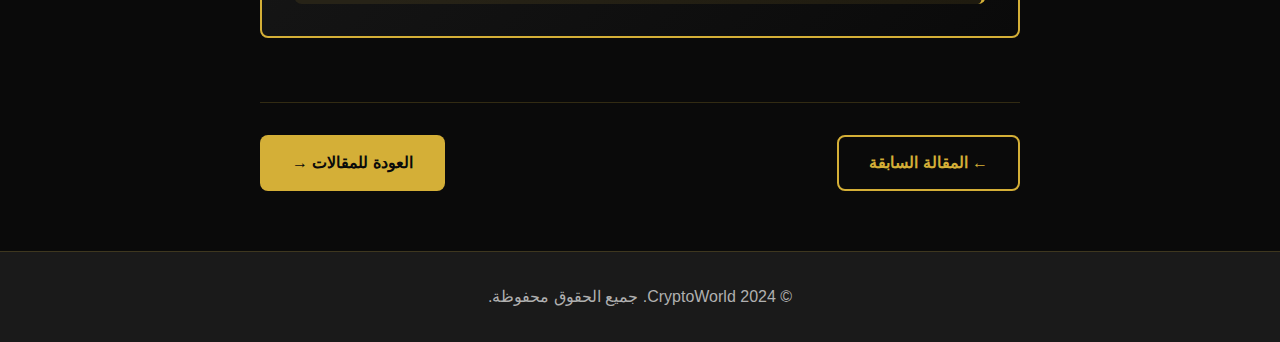
<file: article4.html>
<!DOCTYPE html>
<html lang="ar" dir="rtl">
<head>
    <meta charset="UTF-8">
    <meta name="viewport" content="width=device-width, initial-scale=1.0">
    <title>المخاطر والتحديات والمستقبل | CryptoWorld</title>
    <link rel="stylesheet" href="css/style.css">
</head>
<body>
    <header>
        <nav class="navbar">
            <div class="nav-container">
                <h1 class="nav-logo">🪙 CryptoWorld</h1>
                <ul class="nav-menu">
                    <li class="nav-item">
                        <a href="index.html" class="nav-link">الرئيسية</a>
                    </li>
                    <li class="nav-item">
                        <a href="articles.html" class="nav-link">المقالات</a>
                    </li>
                </ul>
            </div>
        </nav>
    </header>

    <main class="article-main">
        <article class="article-content">
            <div class="container">
                <header class="article-header">
                    <nav class="article-breadcrumb">
                        <a href="index.html">الرئيسية</a> / 
                        <a href="articles.html">المقالات</a> / 
                        <span>المقالة الرابعة</span>
                    </nav>
                    <h1>المخاطر والتحديات والمستقبل</h1>
                    <div class="article-meta">
                        <span class="reading-time">⏱ وقت القراءة: 9 دقائق</span>
                    </div>
                </header>

                <div class="article-body">
                    <section class="article-section">
                        <h2>⚠️ المخاطر والتحديات</h2>
                        
                        <div class="risks-grid">
                            <div class="risk-card high-risk">
                                <h4>📈 التقلب الشديد</h4>
                                <p>أسعار العملات متقلبة للغاية. قد تنخفض الربحية بين عشية وضحاها.</p>
                            </div>

                            <div class="risk-card high-risk">
                                <h4>🔋 الاستهلاك العالي للطاقة</h4>
                                <p>انتقاد بيئي كبير موجه للعملات، خاصة البيتكوين.</p>
                            </div>

                            <div class="risk-card medium-risk">
                                <h4>⚖️ التشريع الحكومي</h4>
                                <p>الحكومات حول العالم لا تزال تضع أطراً قانونية للعملات.</p>
                            </div>

                            <div class="risk-card high-risk">
                                <h4>🏆 المنافسة الشديدة</h4>
                                <p>صعوبة التعدين في ارتفاع مستمر، والمنافسة مع مزارع تعدين صناعية.</p>
                            </div>

                            <div class="risk-card medium-risk">
                                <h4>🛡️ المخاطر الأمنية</h4>
                                <p>اختراق المحافظ أو منصات التعدين السحابي الوهمية.</p>
                            </div>
                        </div>
                    </section>

                    <section class="article-section">
                        <h2>🔄 بدائل إثبات العمل: إثبات الحصة (Proof of Stake)</h2>
                        <p>بسبب مشكلة استهلاك الطاقة، انتقلت العديد من العملات (أشهرها إيثيريوم) إلى آلية جديدة تسمى <strong>إثبات الحصة (PoS)</strong>.</p>
                        
                        <div class="pos-explanation">
                            <div class="pos-step">
                                <h4>🎯 كيف تعمل؟</h4>
                                <p>بدلاً من حل ألغاز باستخدام الطاقة، يقوم المشاركون (المدققون) "بتجميد" أو "رهن" كمية من عملاتهم كضمان.</p>
                            </div>

                            <div class="pos-step">
                                <h4>✅ التحقق من الكتل</h4>
                                <p>يتم اختيار المدقق عشوائياً للتحقق من الكتلة التالية. إذا حاول الغش، سيخسر جزءاً من العملات التي رهنها.</p>
                            </div>

                            <div class="pos-step">
                                <h4>💎 المميزات</h4>
                                <p>أقل استهلاكاً للطاقة بنسبة 99%، وأسرع، ولا يحتاج إلى أجهزة متخصصة باهظة الثمن.</p>
                            </div>
                        </div>

                        <div class="comparison-table">
                            <h3>مقارنة بين إثبات العمل وإثبات الحصة</h3>
                            <table>
                                <thead>
                                    <tr>
                                        <th>النقطة</th>
                                        <th>إثبات العمل (PoW)</th>
                                        <th>إثبات الحصة (PoS)</th>
                                    </tr>
                                </thead>
                                <tbody>
                                    <tr>
                                        <td>استهلاك الطاقة</td>
                                        <td>⛔ عالي جداً</td>
                                        <td>✅ منخفض جداً</td>
                                    </tr>
                                    <tr>
                                        <td>التكلفة</td>
                                        <td>⛔ عالية (أجهزة + كهرباء)</td>
                                        <td>✅ منخفضة (لا حاجة لأجهزة)</td>
                                    </tr>
                                    <tr>
                                        <td>اللامركزية</td>
                                        <td>✅ عالية</td>
                                        <td>⚠️ متوسطة</td>
                                    </tr>
                                    <tr>
                                        <td>الأمان</td>
                                        <td>✅ عالي</td>
                                        <td>✅ عالي</td>
                                    </tr>
                                </tbody>
                            </table>
                        </div>
                    </section>

                    <section class="article-section">
                        <h2>🚀 مستقبل العملات الرقمية والتعدين</h2>
                        
                        <div class="future-trends">
                            <div class="trend-card">
                                <h3>🏦 التبني المؤسسي</h3>
                                <p>دخول البنوك والشركات الكبرى إلى المجال، مما يضفي المزيد من المصداقية والاستقرار.</p>
                            </div>

                            <div class="trend-card">
                                <h3>🌐 تمويل لامركزي (DeFi)</h3>
                                <p>نظام مالي موازٍ يسمح بالقروض والمدخرات دون بنوك تقليدية.</p>
                            </div>

                            <div class="trend-card">
                                <h3>🎨 الرقميات غير القابلة للاستبدال (NFTs)</h3>
                                <p>تملك الأصول الرقمية الفريدة وإثبات ملكيتها عبر البلوكشين.</p>
                            </div>

                            <div class="trend-card">
                                <h3>🔬 تطوير تقنيات التعدين</h3>
                                <p>التركيز على العملات التي تقاوم أجهزة ASIC أو تستخدم مصادر طاقة متجددة.</p>
                            </div>
                        </div>
                    </section>

                    <section class="article-section conclusion">
                        <h2>🎯 الخاتمة: هل يجب أن تبدأ في التعدين؟</h2>
                        <p>التعدين اليوم لم يعد هواية يمكن ممارستها على جهاز الكمبيوتر الشخصي. لقد أصبح صناعة تنافسية للغاية تتطلب استثماراً رأسمالياً كبيراً، وفهماً عميقاً للتكاليف، وإدارة للمخاطر.</p>
                        
                        <div class="final-advice">
                            <h4>💡 نصيحة أخيرة:</h4>
                            <p>إذا كنت جديداً في هذا المجال، ابدأ أولاً بـ <strong>شراء وامتلاك</strong> العملات الرقمية من منصات موثوقة، وتعلم عن التداول واستراتيجيات الاستثمار. بعد ذلك، إذا كان لديك رأس المال والرغبة في المخاطرة، يمكنك الدخول إلى عالم التعدين من خلال مجموعات التعدين بعد إجراء حسابات دقيقة للربحية.</p>
                        </div>
                    </section>

                    <div class="article-navigation">
                        <a href="article3.html" class="btn btn-secondary">← المقالة السابقة</a>
                        <a href="articles.html" class="btn btn-primary">العودة للمقالات →</a>
                    </div>
                </div>
            </div>
        </article>
    </main>

    <footer>
        <div class="container">
            <p>&copy; 2024 CryptoWorld. جميع الحقوق محفوظة.</p>
        </div>
    </footer>
</body>
</html>
</file>
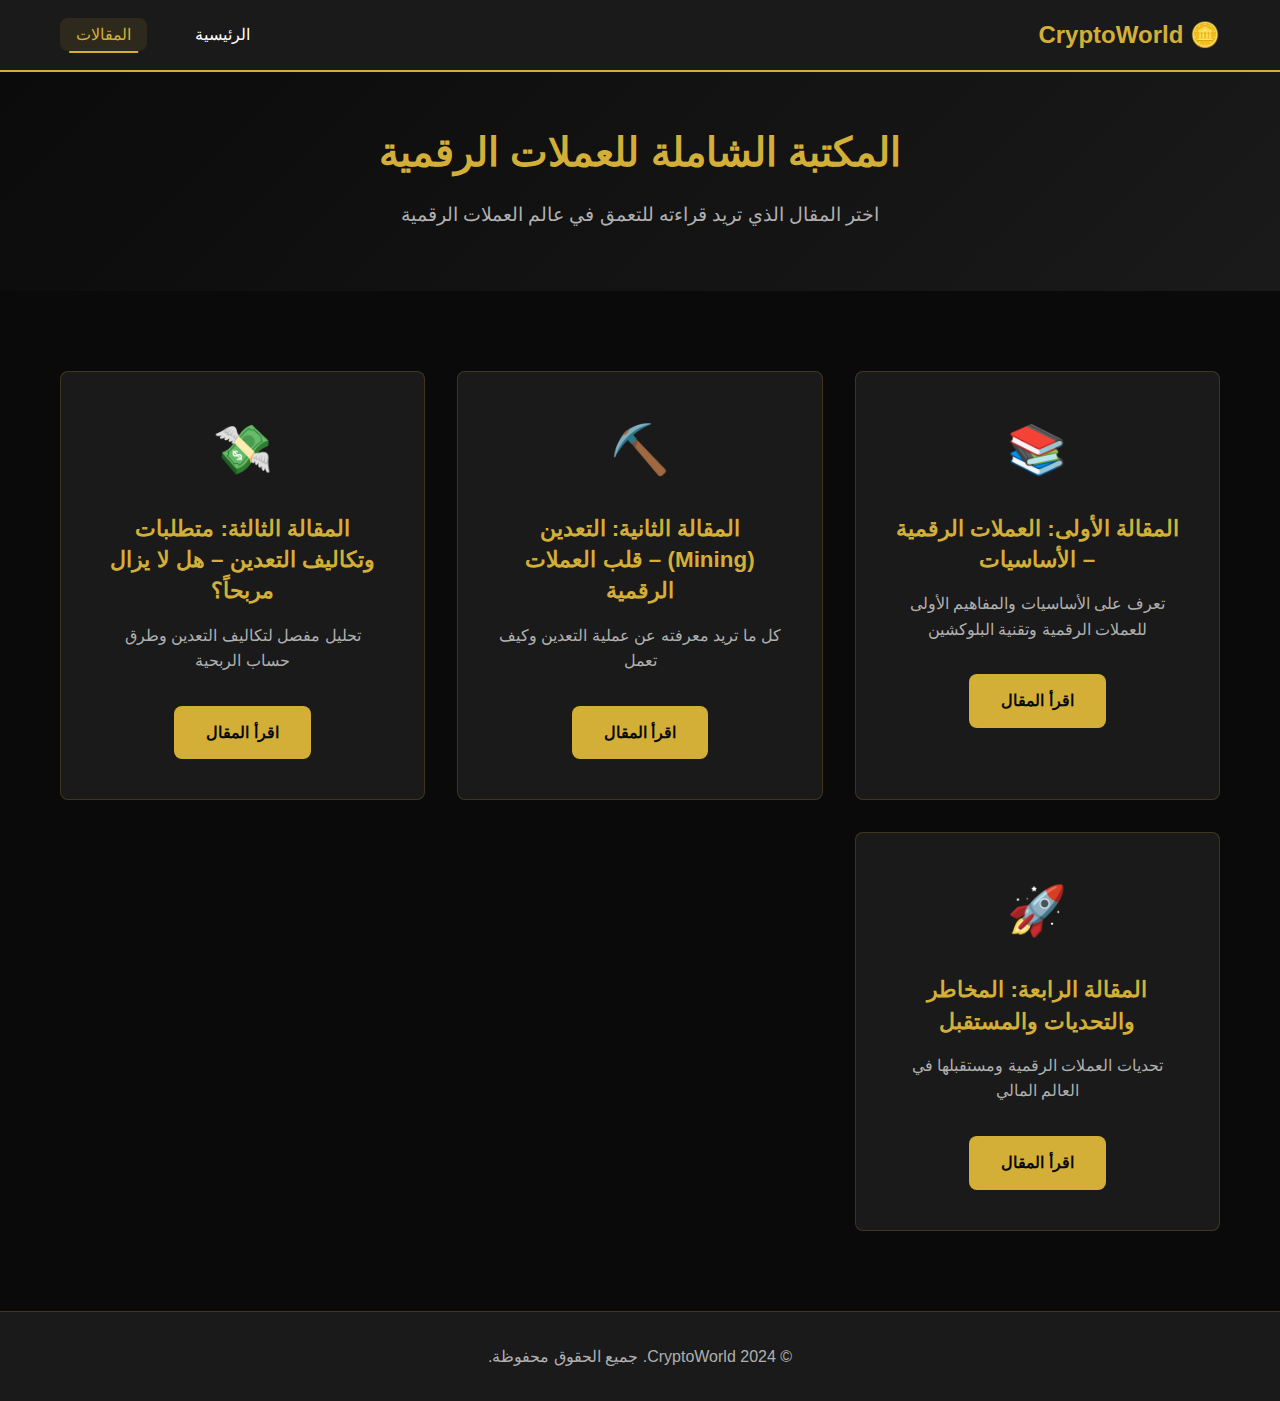
<file: articles.html>
<!DOCTYPE html>
<html lang="ar" dir="rtl">
<head>
    <meta charset="UTF-8">
    <meta name="viewport" content="width=device-width, initial-scale=1.0">
    <title>المقالات - العملات الرقمية</title>
    <link rel="stylesheet" href="css/style.css">
</head>
<body>
    <header>
        <nav class="navbar">
            <div class="nav-container">
                <h1 class="nav-logo">🪙 CryptoWorld</h1>
                <ul class="nav-menu">
                    <li class="nav-item">
                        <a href="index.html" class="nav-link">الرئيسية</a>
                    </li>
                    <li class="nav-item">
                        <a href="articles.html" class="nav-link active">المقالات</a>
                    </li>
                </ul>
            </div>
        </nav>
    </header>

    <main>
        <section class="articles-hero">
            <div class="container">
                <h1>المكتبة الشاملة للعملات الرقمية</h1>
                <p>اختر المقال الذي تريد قراءته للتعمق في عالم العملات الرقمية</p>
            </div>
        </section>

        <section class="articles-list">
            <div class="container">
                <div class="articles-grid">
                    <article class="article-card">
                        <div class="article-icon">📚</div>
                        <h2>المقالة الأولى: العملات الرقمية – الأساسيات</h2>
                        <p>تعرف على الأساسيات والمفاهيم الأولى للعملات الرقمية وتقنية البلوكشين</p>
                        <a href="article1.html" class="btn btn-primary">اقرأ المقال</a>
                    </article>

                    <article class="article-card">
                        <div class="article-icon">⛏️</div>
                        <h2>المقالة الثانية: التعدين (Mining) – قلب العملات الرقمية</h2>
                        <p>كل ما تريد معرفته عن عملية التعدين وكيف تعمل</p>
                        <a href="article2.html" class="btn btn-primary">اقرأ المقال</a>
                    </article>

                    <article class="article-card">
                        <div class="article-icon">💸</div>
                        <h2>المقالة الثالثة: متطلبات وتكاليف التعدين – هل لا يزال مربحاً؟</h2>
                        <p>تحليل مفصل لتكاليف التعدين وطرق حساب الربحية</p>
                        <a href="article3.html" class="btn btn-primary">اقرأ المقال</a>
                    </article>

                    <article class="article-card">
                        <div class="article-icon">🚀</div>
                        <h2>المقالة الرابعة: المخاطر والتحديات والمستقبل</h2>
                        <p>تحديات العملات الرقمية ومستقبلها في العالم المالي</p>
                        <a href="article4.html" class="btn btn-primary">اقرأ المقال</a>
                    </article>
                </div>
            </div>
        </section>
    </main>

    <footer>
        <div class="container">
            <p>&copy; 2024 CryptoWorld. جميع الحقوق محفوظة.</p>
        </div>
    </footer>
</body>
</html>
</file>
<file: css/style.css>
/* CSS Variables */
:root {
    --primary-bg: #0a0a0a;
    --secondary-bg: #1a1a1a;
    --accent-gold: #d4af37;
    --accent-gold-light: #f4e4a6;
    --text-primary: #ffffff;
    --text-secondary: #b0b0b0;
    --border-radius: 8px;
    --transition: all 0.3s ease;
}

/* Reset and Base Styles */
* {
    margin: 0;
    padding: 0;
    box-sizing: border-box;
}

body {
    font-family: 'Segoe UI', Tahoma, Geneva, Verdana, sans-serif;
    background-color: var(--primary-bg);
    color: var(--text-primary);
    line-height: 1.6;
    direction: rtl;
}

.container {
    max-width: 1200px;
    margin: 0 auto;
    padding: 0 20px;
}

/* Navigation */
.navbar {
    background-color: var(--secondary-bg);
    border-bottom: 2px solid var(--accent-gold);
    position: fixed;
    width: 100%;
    top: 0;
    z-index: 1000;
}

.nav-container {
    max-width: 1200px;
    margin: 0 auto;
    padding: 0 20px;
    display: flex;
    justify-content: space-between;
    align-items: center;
    height: 70px;
}

.nav-logo {
    color: var(--accent-gold);
    font-size: 1.5rem;
    font-weight: bold;
}

.nav-menu {
    display: flex;
    list-style: none;
    gap: 2rem;
}

.nav-link {
    color: var(--text-primary);
    text-decoration: none;
    padding: 0.5rem 1rem;
    border-radius: var(--border-radius);
    transition: var(--transition);
    position: relative;
}

.nav-link:hover,
.nav-link.active {
    color: var(--accent-gold);
    background-color: rgba(212, 175, 55, 0.1);
}

.nav-link.active::after {
    content: '';
    position: absolute;
    bottom: -2px;
    left: 50%;
    transform: translateX(-50%);
    width: 80%;
    height: 2px;
    background-color: var(--accent-gold);
}

/* Hero Section */
.hero {
    padding: 120px 0 80px;
    background: linear-gradient(135deg, var(--primary-bg) 0%, var(--secondary-bg) 100%);
    min-height: 100vh;
    display: flex;
    align-items: center;
}

.hero-content {
    max-width: 1200px;
    margin: 0 auto;
    padding: 0 20px;
    display: grid;
    grid-template-columns: 1fr 1fr;
    gap: 4rem;
    align-items: center;
}

.hero-title {
    font-size: 3.5rem;
    margin-bottom: 1.5rem;
    background: linear-gradient(45deg, var(--accent-gold), var(--accent-gold-light));
    -webkit-background-clip: text;
    -webkit-text-fill-color: transparent;
    background-clip: text;
}

.hero-description {
    font-size: 1.2rem;
    color: var(--text-secondary);
    margin-bottom: 2rem;
    line-height: 1.8;
}

.hero-buttons {
    display: flex;
    gap: 1rem;
}

.btn {
    padding: 12px 30px;
    border-radius: var(--border-radius);
    text-decoration: none;
    font-weight: bold;
    transition: var(--transition);
    border: 2px solid transparent;
    display: inline-block;
    text-align: center;
}

.btn-primary {
    background-color: var(--accent-gold);
    color: var(--primary-bg);
}

.btn-primary:hover {
    background-color: transparent;
    border-color: var(--accent-gold);
    color: var(--accent-gold);
    transform: translateY(-2px);
    box-shadow: 0 5px 15px rgba(212, 175, 55, 0.3);
}

.btn-secondary {
    background-color: transparent;
    color: var(--accent-gold);
    border-color: var(--accent-gold);
}

.btn-secondary:hover {
    background-color: var(--accent-gold);
    color: var(--primary-bg);
    transform: translateY(-2px);
}

.hero-image {
    display: flex;
    justify-content: center;
    align-items: center;
}

.crypto-animation {
    font-size: 8rem;
    color: var(--accent-gold);
    animation: float 3s ease-in-out infinite;
}

@keyframes float {
    0%, 100% { transform: translateY(0px); }
    50% { transform: translateY(-20px); }
}

/* Features Section */
.features {
    padding: 80px 0;
    background-color: var(--secondary-bg);
}

.section-title {
    text-align: center;
    font-size: 2.5rem;
    margin-bottom: 3rem;
    color: var(--accent-gold);
}

.features-grid {
    display: grid;
    grid-template-columns: repeat(auto-fit, minmax(250px, 1fr));
    gap: 2rem;
}

.feature-card {
    background-color: var(--primary-bg);
    padding: 2rem;
    border-radius: var(--border-radius);
    text-align: center;
    border: 1px solid rgba(212, 175, 55, 0.2);
    transition: var(--transition);
}

.feature-card:hover {
    transform: translateY(-5px);
    border-color: var(--accent-gold);
    box-shadow: 0 10px 30px rgba(212, 175, 55, 0.1);
}

.feature-icon {
    font-size: 3rem;
    margin-bottom: 1rem;
}

.feature-card h3 {
    color: var(--accent-gold);
    margin-bottom: 1rem;
    font-size: 1.3rem;
}

.feature-card p {
    color: var(--text-secondary);
    line-height: 1.6;
}

/* Stats Section */
.stats {
    padding: 60px 0;
    background-color: var(--primary-bg);
}

.stats-grid {
    display: grid;
    grid-template-columns: repeat(auto-fit, minmax(200px, 1fr));
    gap: 2rem;
    text-align: center;
}

.stat h3 {
    font-size: 2.5rem;
    color: var(--accent-gold);
    margin-bottom: 0.5rem;
}

.stat p {
    color: var(--text-secondary);
    font-size: 1.1rem;
}

/* Footer */
footer {
    background-color: var(--secondary-bg);
    padding: 2rem 0;
    text-align: center;
    border-top: 1px solid rgba(212, 175, 55, 0.2);
}

footer p {
    color: var(--text-secondary);
}

/* Articles Page Styles */
.articles-hero {
    padding: 120px 0 60px;
    background: linear-gradient(135deg, var(--primary-bg) 0%, var(--secondary-bg) 100%);
    text-align: center;
}

.articles-hero h1 {
    font-size: 2.5rem;
    margin-bottom: 1rem;
    color: var(--accent-gold);
}

.articles-hero p {
    font-size: 1.2rem;
    color: var(--text-secondary);
}

.articles-list {
    padding: 80px 0;
    background-color: var(--primary-bg);
}

.articles-grid {
    display: grid;
    grid-template-columns: repeat(auto-fit, minmax(350px, 1fr));
    gap: 2rem;
}

.article-card {
    background-color: var(--secondary-bg);
    padding: 2.5rem;
    border-radius: var(--border-radius);
    border: 1px solid rgba(212, 175, 55, 0.2);
    transition: var(--transition);
    text-align: center;
}

.article-card:hover {
    transform: translateY(-5px);
    border-color: var(--accent-gold);
    box-shadow: 0 10px 30px rgba(212, 175, 55, 0.1);
}

.article-icon {
    font-size: 3rem;
    margin-bottom: 1.5rem;
}

.article-card h2 {
    color: var(--accent-gold);
    margin-bottom: 1rem;
    font-size: 1.4rem;
    line-height: 1.4;
}

.article-card p {
    color: var(--text-secondary);
    margin-bottom: 2rem;
    line-height: 1.6;
}

.article-card .btn {
    margin-top: auto;
}

/* Article Pages Styles */
.article-main {
    padding: 100px 0 60px;
    background-color: var(--primary-bg);
    min-height: 100vh;
}

.article-content {
    max-width: 800px;
    margin: 0 auto;
}

.article-header {
    text-align: center;
    margin-bottom: 3rem;
    padding-bottom: 2rem;
    border-bottom: 1px solid rgba(212, 175, 55, 0.2);
}

.article-breadcrumb {
    color: var(--text-secondary);
    margin-bottom: 1.5rem;
    font-size: 0.9rem;
}

.article-breadcrumb a {
    color: var(--accent-gold);
    text-decoration: none;
    transition: var(--transition);
}

.article-breadcrumb a:hover {
    text-decoration: underline;
}

.article-header h1 {
    font-size: 2.5rem;
    color: var(--accent-gold);
    margin-bottom: 1rem;
    line-height: 1.3;
}

.article-meta {
    color: var(--text-secondary);
    font-size: 0.9rem;
}

.article-body {
    line-height: 1.8;
}

.article-section {
    margin-bottom: 3rem;
}

.article-section h2 {
    color: var(--accent-gold);
    margin-bottom: 1.5rem;
    font-size: 1.8rem;
    border-right: 4px solid var(--accent-gold);
    padding-right: 1rem;
}

.article-section h3 {
    color: var(--text-primary);
    margin: 1.5rem 0 1rem;
    font-size: 1.3rem;
}

.article-section p {
    margin-bottom: 1.5rem;
    color: var(--text-secondary);
    font-size: 1.1rem;
}

/* Key Points Styles */
.key-points {
    display: grid;
    grid-template-columns: repeat(auto-fit, minmax(250px, 1fr));
    gap: 1.5rem;
    margin: 2rem 0;
}

.point {
    background: rgba(212, 175, 55, 0.1);
    padding: 1.5rem;
    border-radius: var(--border-radius);
    border: 1px solid rgba(212, 175, 55, 0.3);
}

.point h4 {
    color: var(--accent-gold);
    margin-bottom: 0.5rem;
}

/* Blockchain Explanation */
.blockchain-explanation {
    display: grid;
    grid-template-columns: repeat(auto-fit, minmax(300px, 1fr));
    gap: 1.5rem;
    margin: 2rem 0;
}

.block-item {
    background: var(--secondary-bg);
    padding: 1.5rem;
    border-radius: var(--border-radius);
}

.block-item h4 {
    color: var(--accent-gold);
    margin-bottom: 0.5rem;
}

/* Features List */
.features-list {
    list-style: none;
    padding: 0;
    margin: 2rem 0;
}

.features-list li {
    background: var(--secondary-bg);
    margin-bottom: 0.8rem;
    padding: 1rem 1.5rem;
    border-radius: var(--border-radius);
    border-right: 3px solid var(--accent-gold);
}

/* Crypto Cards */
.crypto-cards {
    display: grid;
    grid-template-columns: repeat(auto-fit, minmax(300px, 1fr));
    gap: 1.5rem;
    margin: 2rem 0;
}

.crypto-card {
    background: var(--secondary-bg);
    padding: 2rem;
    border-radius: var(--border-radius);
    border: 1px solid rgba(212, 175, 55, 0.2);
    transition: var(--transition);
}

.crypto-card:hover {
    border-color: var(--accent-gold);
    transform: translateY(-2px);
}

.crypto-card h3 {
    color: var(--accent-gold);
    margin-bottom: 1rem;
}

/* Mining Styles */
.mining-reasons, .mining-steps {
    display: grid;
    grid-template-columns: repeat(auto-fit, minmax(300px, 1fr));
    gap: 1.5rem;
    margin: 2rem 0;
}

.reason, .step {
    background: var(--secondary-bg);
    padding: 1.5rem;
    border-radius: var(--border-radius);
    border-left: 3px solid var(--accent-gold);
}

.reason h4, .step h4 {
    color: var(--accent-gold);
    margin-bottom: 0.5rem;
}

.important-note {
    background: rgba(212, 175, 55, 0.1);
    padding: 1.5rem;
    border-radius: var(--border-radius);
    border: 1px solid var(--accent-gold);
    margin: 2rem 0;
}

.important-note h4 {
    color: var(--accent-gold);
    margin-bottom: 0.5rem;
}

/* Article Navigation */
.article-navigation {
    display: flex;
    justify-content: space-between;
    align-items: center;
    margin-top: 4rem;
    padding-top: 2rem;
    border-top: 1px solid rgba(212, 175, 55, 0.2);
}

/* Additional Styles for Articles 3 & 4 */

/* Hardware Types */
.hardware-types {
    display: grid;
    grid-template-columns: repeat(auto-fit, minmax(300px, 1fr));
    gap: 2rem;
    margin: 2rem 0;
}

.hardware-card {
    background: var(--secondary-bg);
    padding: 2rem;
    border-radius: var(--border-radius);
    border: 1px solid rgba(212, 175, 55, 0.2);
}

.hardware-card h3 {
    color: var(--accent-gold);
    margin-bottom: 1rem;
}

.specs {
    display: flex;
    flex-wrap: wrap;
    gap: 0.5rem;
    margin-top: 1rem;
}

.spec-tag {
    background: rgba(212, 175, 55, 0.2);
    color: var(--accent-gold);
    padding: 0.3rem 0.8rem;
    border-radius: 20px;
    font-size: 0.8rem;
    border: 1px solid rgba(212, 175, 55, 0.3);
}

/* Cost Breakdown */
.cost-breakdown {
    display: grid;
    grid-template-columns: repeat(auto-fit, minmax(250px, 1fr));
    gap: 1.5rem;
    margin: 2rem 0;
}

.cost-item {
    background: var(--secondary-bg);
    padding: 1.5rem;
    border-radius: var(--border-radius);
    text-align: center;
    border-left: 4px solid var(--accent-gold);
}

.cost-item h4 {
    color: var(--accent-gold);
    margin-bottom: 0.5rem;
}

.cost-range {
    background: rgba(212, 175, 55, 0.1);
    color: var(--accent-gold);
    padding: 0.5rem;
    border-radius: var(--border-radius);
    margin-top: 1rem;
    font-weight: bold;
    border: 1px solid rgba(212, 175, 55, 0.3);
}

/* Calculator Inputs */
.calculator-inputs {
    background: var(--secondary-bg);
    padding: 2rem;
    border-radius: var(--border-radius);
    margin: 2rem 0;
}

.input-group {
    display: flex;
    justify-content: space-between;
    align-items: center;
    padding: 1rem 0;
    border-bottom: 1px solid rgba(255, 255, 255, 0.1);
}

.input-group:last-child {
    border-bottom: none;
}

.input-label {
    color: var(--accent-gold);
    font-weight: bold;
    flex: 1;
}

.input-example {
    color: var(--text-secondary);
    font-size: 0.9rem;
}

.note {
    background: rgba(212, 175, 55, 0.1);
    padding: 1rem;
    border-radius: var(--border-radius);
    border-right: 4px solid var(--accent-gold);
    font-style: italic;
}

/* Mining Alternatives */
.mining-alternatives {
    display: grid;
    grid-template-columns: repeat(auto-fit, minmax(350px, 1fr));
    gap: 2rem;
    margin: 2rem 0;
}

.alternative {
    background: var(--secondary-bg);
    padding: 2rem;
    border-radius: var(--border-radius);
}

.alternative h3 {
    color: var(--accent-gold);
    margin-bottom: 1rem;
}

.pros-cons {
    display: grid;
    grid-template-columns: 1fr 1fr;
    gap: 1rem;
    margin-top: 1.5rem;
}

.pros, .cons {
    padding: 1rem;
    border-radius: var(--border-radius);
}

.pros {
    background: rgba(0, 255, 0, 0.1);
    border: 1px solid rgba(0, 255, 0, 0.3);
}

.cons {
    background: rgba(255, 0, 0, 0.1);
    border: 1px solid rgba(255, 0, 0, 0.3);
}

.pros h4, .cons h4 {
    margin-bottom: 0.5rem;
}

.pros ul, .cons ul {
    padding-right: 1rem;
    margin: 0;
}

.pros li {
    color: #90EE90;
}

.cons li {
    color: #FFB6C1;
}

/* Risks Grid */
.risks-grid {
    display: grid;
    grid-template-columns: repeat(auto-fit, minmax(250px, 1fr));
    gap: 1.5rem;
    margin: 2rem 0;
}

.risk-card {
    padding: 1.5rem;
    border-radius: var(--border-radius);
    border-left: 4px solid;
}

.high-risk {
    background: rgba(255, 0, 0, 0.1);
    border-left-color: #ff4444;
}

.medium-risk {
    background: rgba(255, 165, 0, 0.1);
    border-left-color: #ffa500;
}

.risk-card h4 {
    margin-bottom: 0.5rem;
}

/* Proof of Stake Explanation */
.pos-explanation {
    display: grid;
    grid-template-columns: repeat(auto-fit, minmax(250px, 1fr));
    gap: 1.5rem;
    margin: 2rem 0;
}

.pos-step {
    background: var(--secondary-bg);
    padding: 1.5rem;
    border-radius: var(--border-radius);
    text-align: center;
}

.pos-step h4 {
    color: var(--accent-gold);
    margin-bottom: 0.5rem;
}

/* Comparison Table */
.comparison-table {
    margin: 3rem 0;
    overflow-x: auto;
}

.comparison-table h3 {
    color: var(--accent-gold);
    margin-bottom: 1.5rem;
    text-align: center;
}

table {
    width: 100%;
    border-collapse: collapse;
    background: var(--secondary-bg);
    border-radius: var(--border-radius);
    overflow: hidden;
}

th, td {
    padding: 1rem;
    text-align: right;
    border-bottom: 1px solid rgba(255, 255, 255, 0.1);
}

th {
    background: rgba(212, 175, 55, 0.2);
    color: var(--accent-gold);
    font-weight: bold;
}

tr:hover {
    background: rgba(212, 175, 55, 0.05);
}

/* Future Trends */
.future-trends {
    display: grid;
    grid-template-columns: repeat(auto-fit, minmax(280px, 1fr));
    gap: 2rem;
    margin: 2rem 0;
}

.trend-card {
    background: var(--secondary-bg);
    padding: 2rem;
    border-radius: var(--border-radius);
    border: 1px solid rgba(212, 175, 55, 0.2);
    transition: var(--transition);
}

.trend-card:hover {
    transform: translateY(-5px);
    border-color: var(--accent-gold);
    box-shadow: 0 10px 30px rgba(212, 175, 55, 0.1);
}

.trend-card h3 {
    color: var(--accent-gold);
    margin-bottom: 1rem;
}

/* Conclusion Section */
.conclusion {
    background: linear-gradient(135deg, var(--secondary-bg) 0%, var(--primary-bg) 100%);
    padding: 2rem;
    border-radius: var(--border-radius);
    border: 2px solid var(--accent-gold);
}

.final-advice {
    background: rgba(212, 175, 55, 0.1);
    padding: 1.5rem;
    border-radius: var(--border-radius);
    margin-top: 1.5rem;
    border-right: 4px solid var(--accent-gold);
}

.final-advice h4 {
    color: var(--accent-gold);
    margin-bottom: 0.5rem;
}

/* Responsive Design */
@media (max-width: 768px) {
    .hero-content {
        grid-template-columns: 1fr;
        text-align: center;
        gap: 2rem;
    }
    
    .hero-title {
        font-size: 2.5rem;
    }
    
    .nav-menu {
        gap: 1rem;
    }
    
    .hero-buttons {
        flex-direction: column;
        align-items: center;
    }
    
    .btn {
        width: 200px;
    }
    
    .crypto-animation {
        font-size: 5rem;
    }
    
    .articles-grid {
        grid-template-columns: 1fr;
    }
    
    .article-card {
        padding: 2rem;
    }
    
    .articles-hero h1 {
        font-size: 2rem;
    }
    
    .article-header h1 {
        font-size: 2rem;
    }
    
    .article-navigation {
        flex-direction: column;
        gap: 1rem;
    }
    
    .key-points, .blockchain-explanation, .crypto-cards, .mining-reasons, .mining-steps {
        grid-template-columns: 1fr;
    }
    
    .article-section h2 {
        font-size: 1.5rem;
    }
    
    .pros-cons {
        grid-template-columns: 1fr;
    }
    
    .hardware-types, .cost-breakdown, .mining-alternatives,
    .risks-grid, .pos-explanation, .future-trends {
        grid-template-columns: 1fr;
    }
    
    .input-group {
        flex-direction: column;
        align-items: flex-start;
        gap: 0.5rem;
    }
    
    table {
        font-size: 0.9rem;
    }
    
    th, td {
        padding: 0.5rem;
    }
}

@media (max-width: 480px) {
    .nav-container {
        flex-direction: column;
        height: auto;
        padding: 1rem;
    }
    
    .nav-menu {
        margin-top: 1rem;
    }
    
    .hero {
        padding: 140px 0 60px;
    }
    
    .hero-title {
        font-size: 2rem;
    }
    
    .section-title {
        font-size: 2rem;
    }
}
</file>
